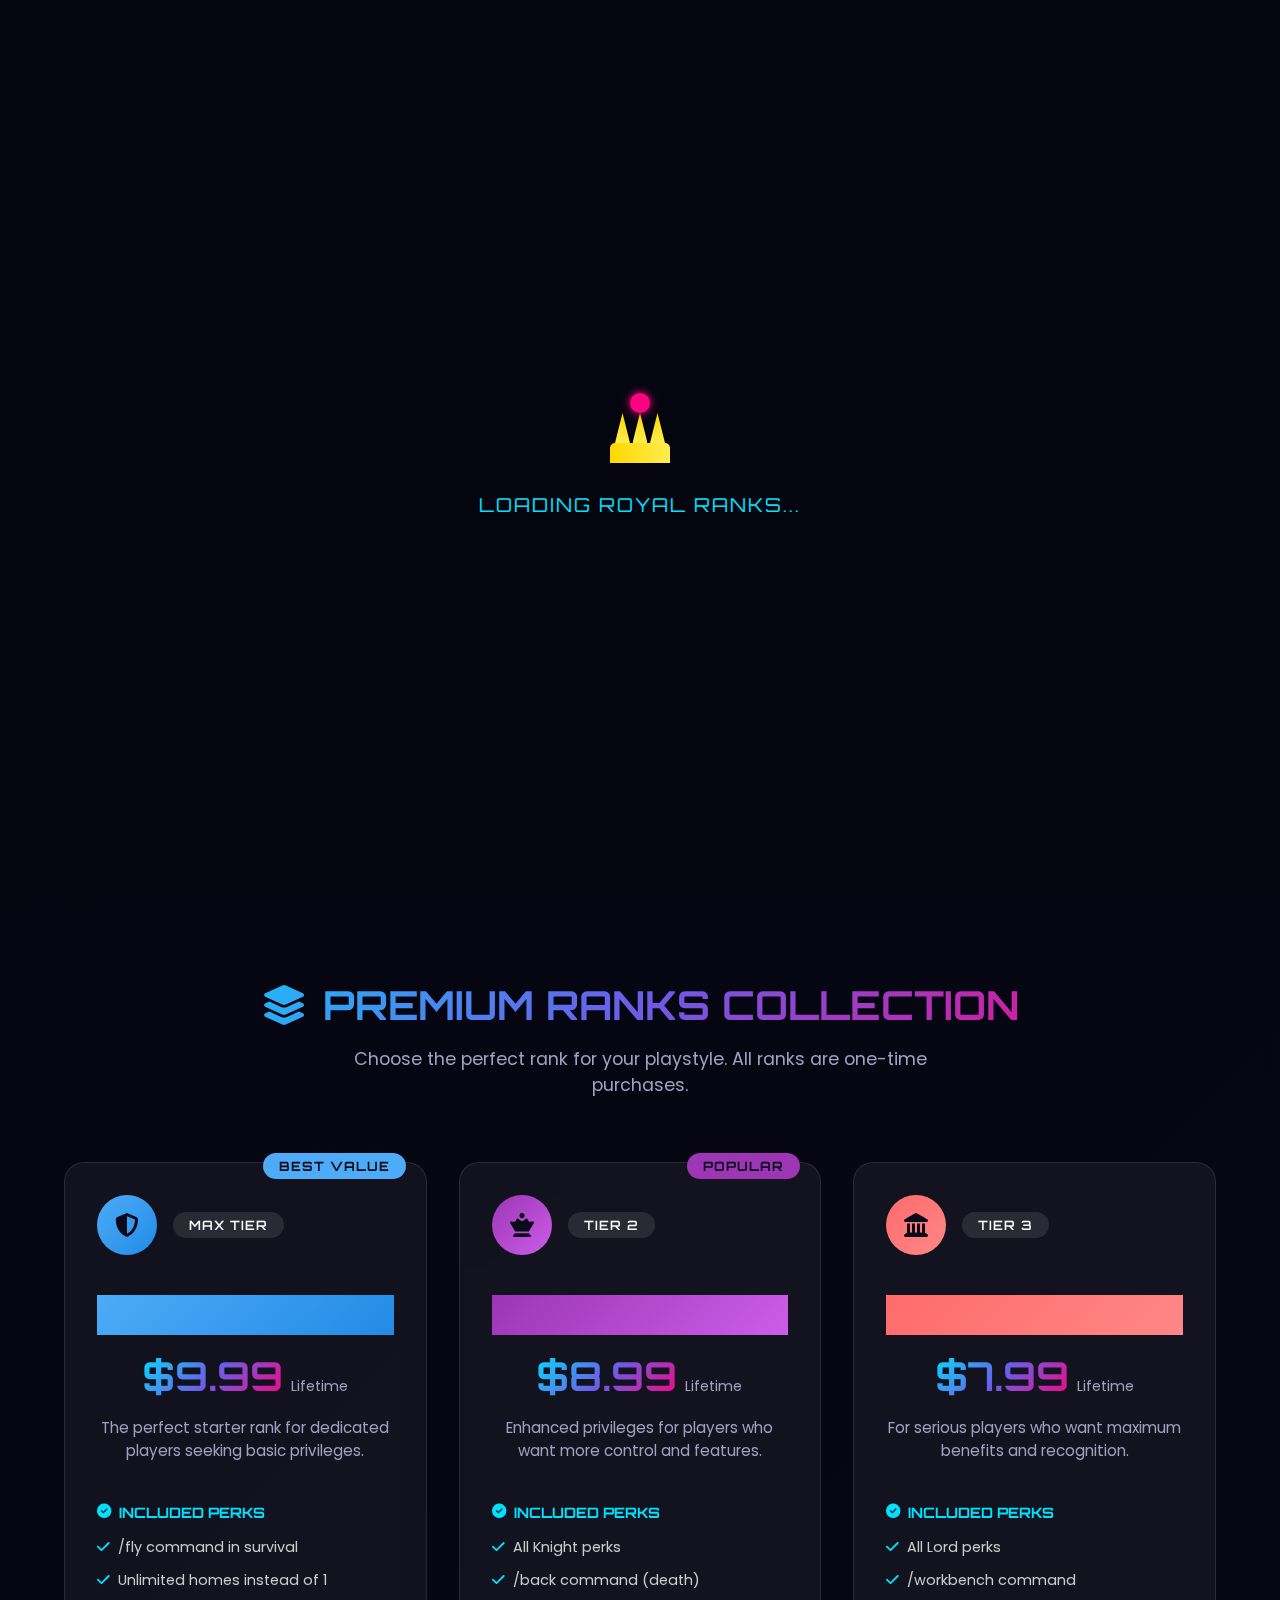
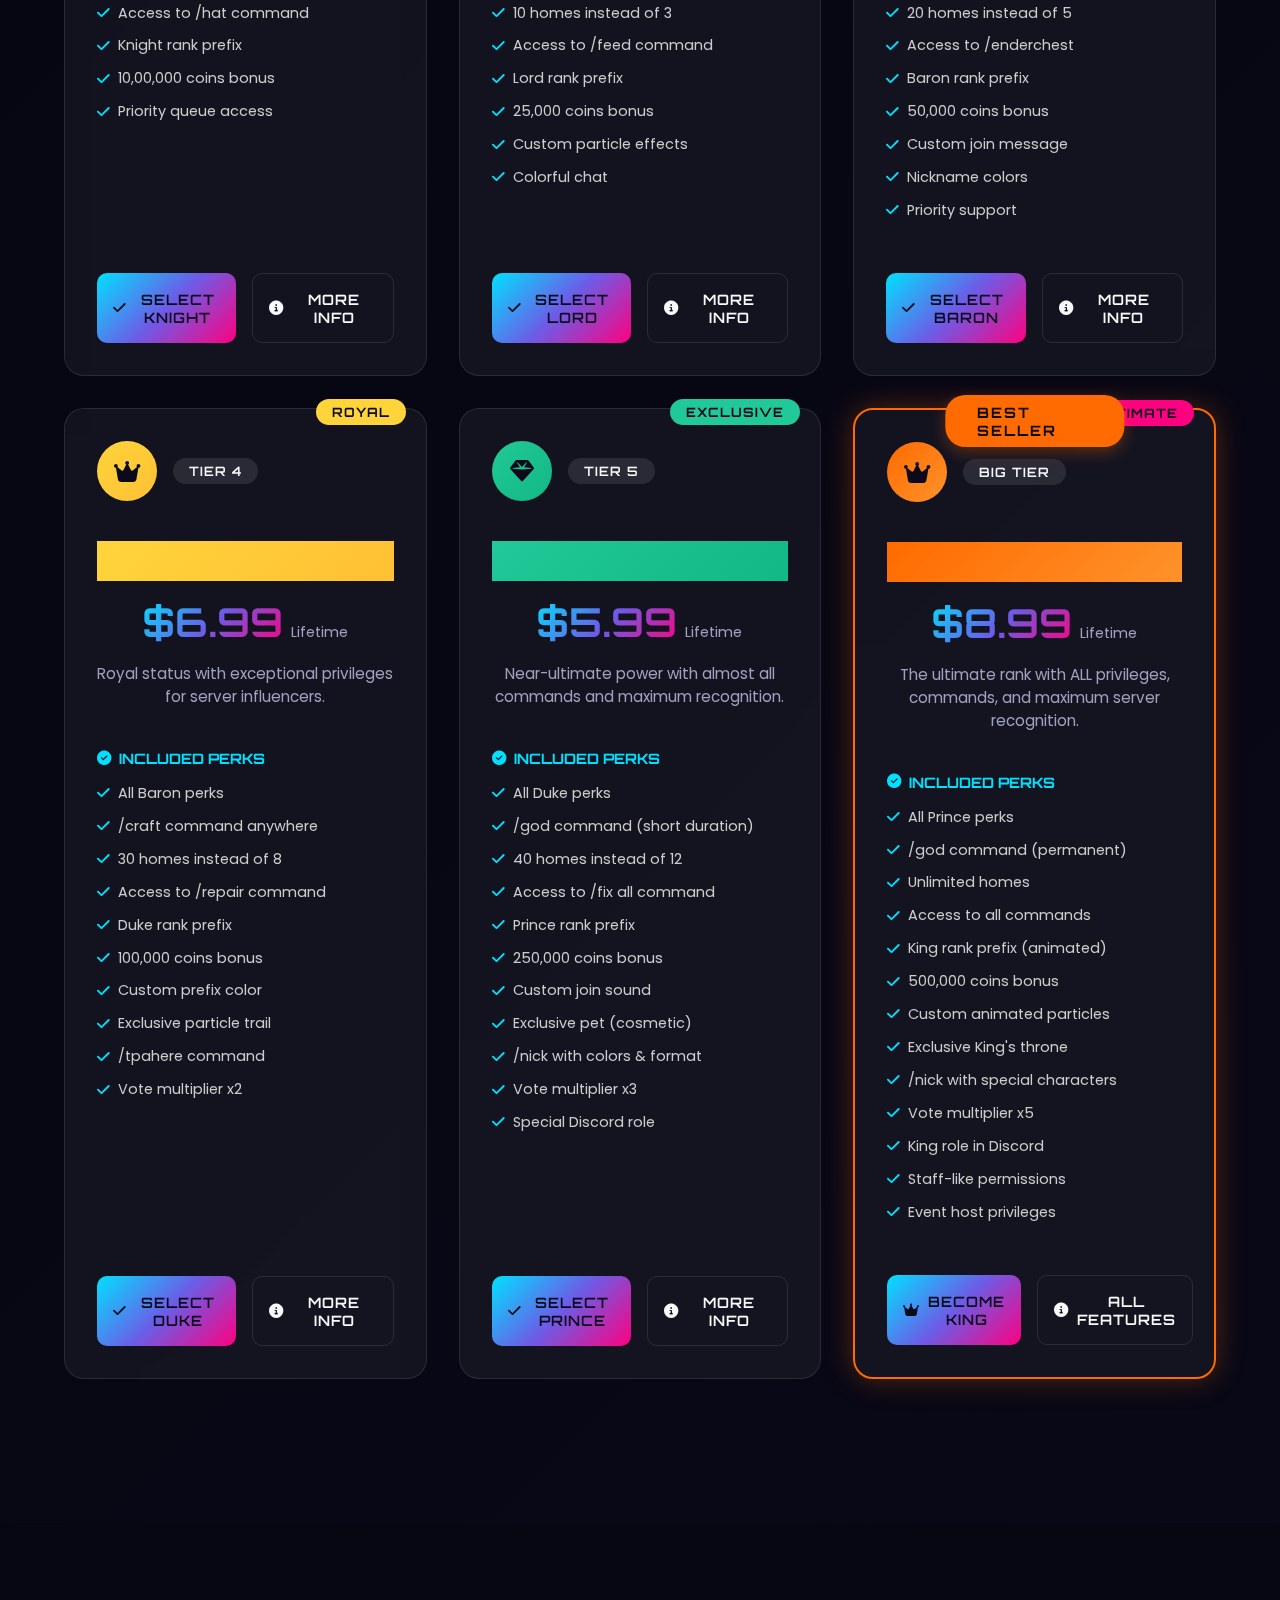
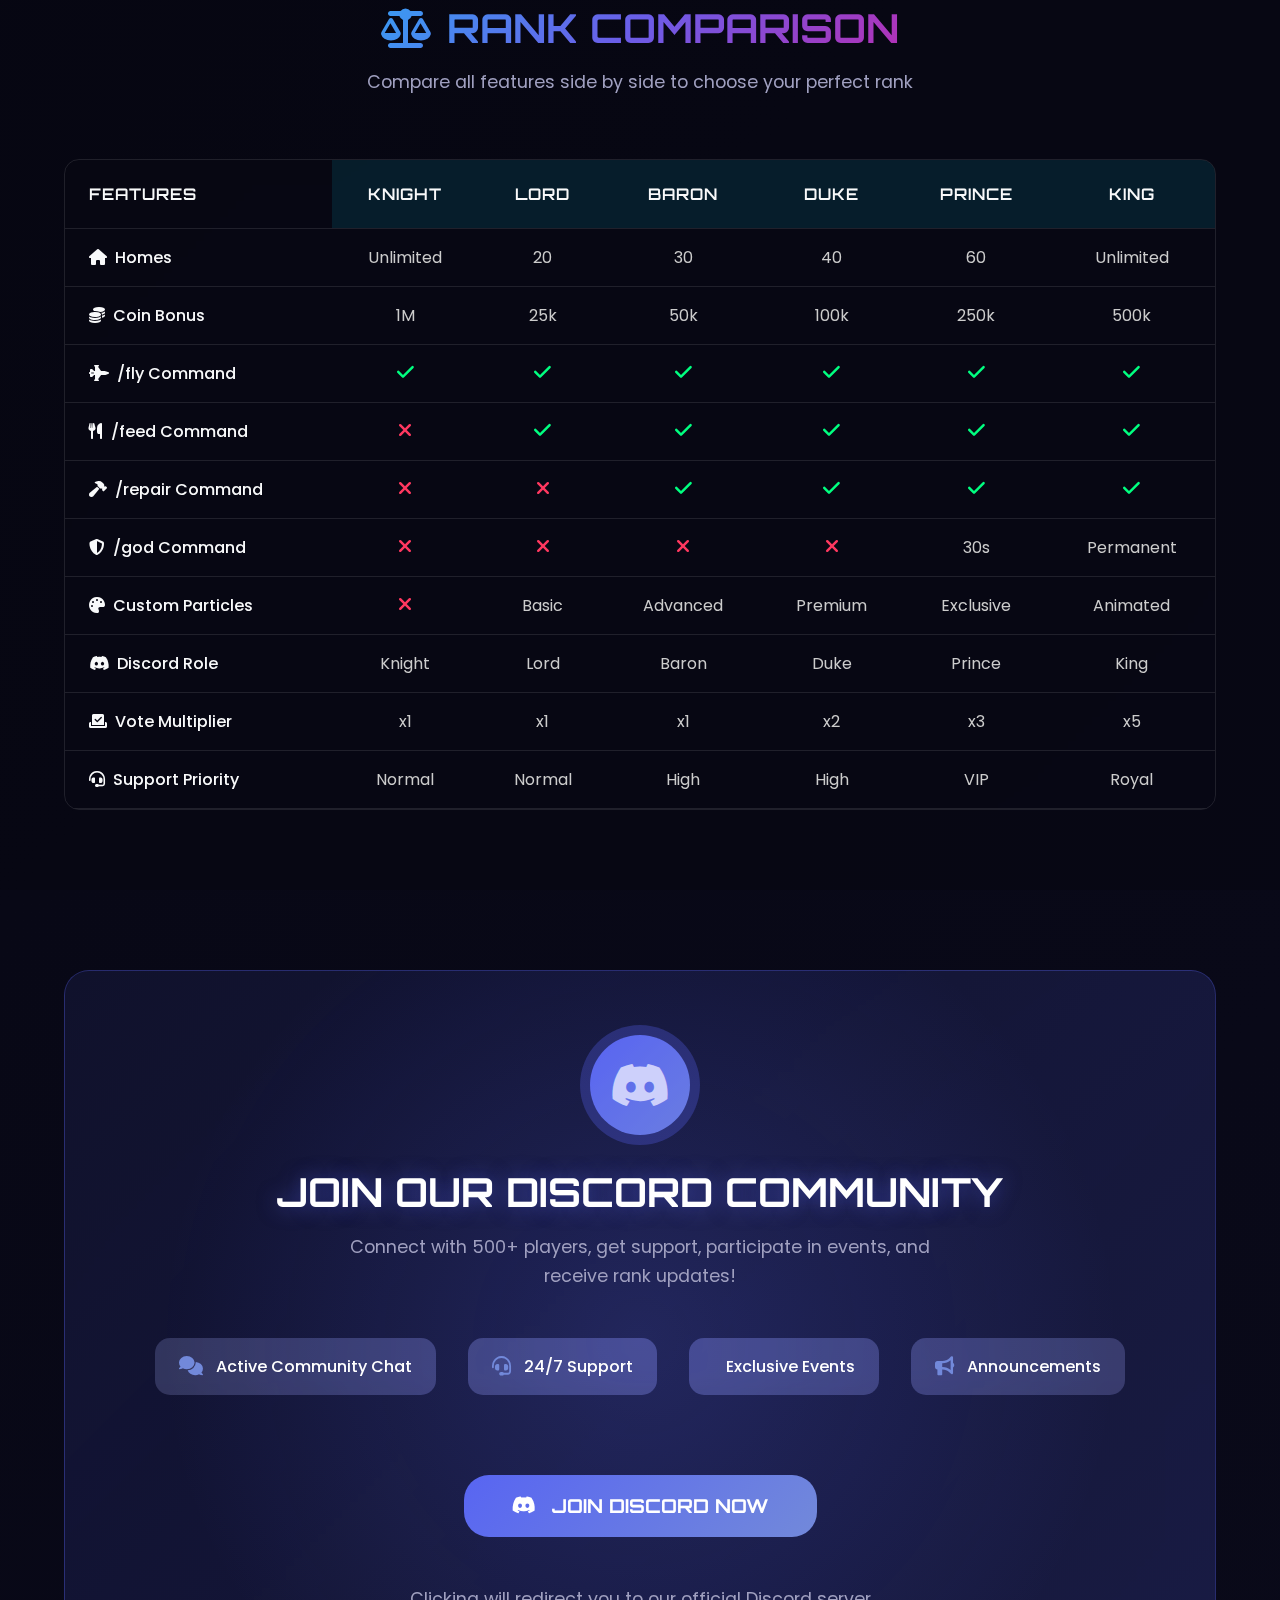
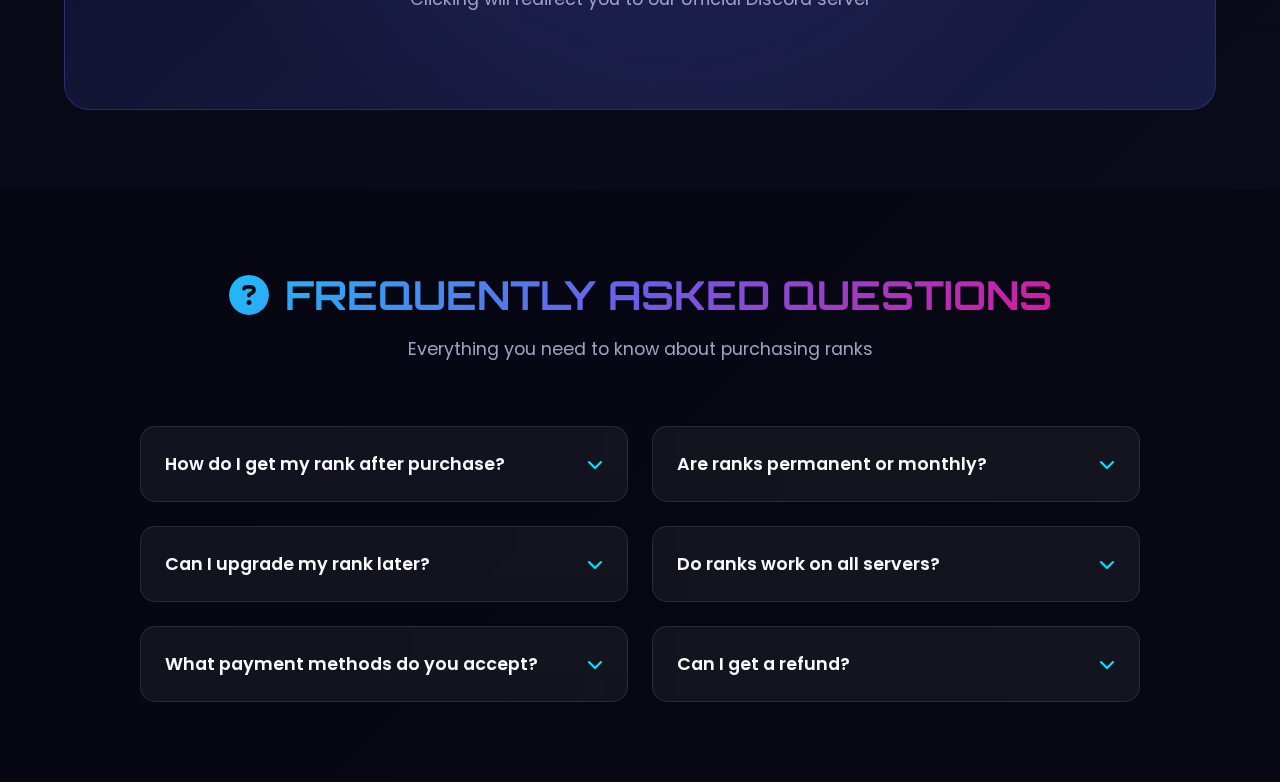
<file: Ranks/index.html>
<!DOCTYPE html>
<html lang="en">
<head>
    <meta charset="UTF-8">
    <meta name="viewport" content="width=device-width, initial-scale=1.0">
    <title>ᴅᴀʀᴋ ᴋɴɪɢʜᴛ ѕᴍᴘ | Premium Ranks</title>
    <link rel="icon" type="image/x-icon" href="KnightLOGO11.jpg">
    <link rel="stylesheet" href="style.css">
    <link rel="stylesheet" href="/style.css">
    <link rel="stylesheet" href="https://cdnjs.cloudflare.com/ajax/libs/font-awesome/6.4.0/css/all.min.css">
    <link href="https://fonts.googleapis.com/css2?family=Orbitron:wght@400;500;600;700;800&family=Poppins:wght@300;400;500;600;700&display=swap" rel="stylesheet">
</head>
<body>
    <!-- Loading Screen -->
    <div class="loading-screen">
        <div class="loader">
            <div class="rank-crown">
                <div class="crown-base"></div>
                <div class="crown-spike"></div>
                <div class="crown-spike"></div>
                <div class="crown-spike"></div>
                <div class="crown-gem"></div>
            </div>
            <p>Loading Royal Ranks...</p>
        </div>
    </div>

    <!-- Navigation -->
    <header>
        <div class="logo-container">
            <img src="KnightLOGO9.jpg" alt="DARK KNIGHT SMP logo" class="logo">
            <span class="logo-text">DARK KNIGHT SMP</span>
            <button class="menu-toggle" aria-label="Toggle menu">
                <i class="fas fa-bars"></i>
            </button>
        </div>
        
        <nav class="navigation">
            <a href="../index.html"><i class="fas fa-home"></i> Home</a>
            <a href="../KITS/index.html"><i class="fas fa-cube"></i> Kits</a>
            <a href="../lck/lck-key.html"><i class="fas fa-key"></i> LCK</a>
            <a href="" class="active"><i class="fas fa-crown"></i> Ranks</a>
            <a href="/About Owner/index.html"><i class="fas fa-crosshairs"></i> About OWNER</a>
            <a href="#" class="join-btn"><i class="fas fa-gamepad"></i> Join Now</a>
        </nav>
    </header>

    <!-- Hero Section -->
    <section class="ranks-hero">
        <div class="hero-content">
            <div class="main-title">
                <span class="title-gradient">PREMIUM RANKS</span>
                <span class="title-outline">ASCEND TO POWER</span>
            </div>
            
            <p class="tagline">
                Unlock exclusive perks, commands, and privileges with our premium ranks.<br>
                Each rank offers unique benefits to enhance your gameplay experience.
            </p>
            
            <div class="server-stats">
                <div class="stat">
                    <i class="fas fa-users"></i>
                    <div>
                        <h3>10+</h3>
                        <p>Rank Holders</p>
                    </div>
                </div>
                <div class="stat">
                    <i class="fas fa-medal"></i>
                    <div>
                        <h3>6 Ranks</h3>
                        <p>To Choose From</p>
                    </div>
                </div>
                <div class="stat">
                    <i class="fas fa-shield-alt"></i>
                    <div>
                        <h3>24/7</h3>
                        <p>Support</p>
                    </div>
                </div>
            </div>
            
            <div class="hero-actions">
                <button class="btn-primary" onclick="scrollToRanks()">
                    <i class="fas fa-arrow-down"></i> View All Ranks
                </button>
                <button class="btn-secondary" id="discordBtn">
                    <i class="fab fa-discord"></i> Join Discord
                </button>
                <button class="btn-ghost" onclick="showRankGuide()">
                    <i class="fas fa-book"></i> Rank Guide
                </button>
            </div>
        </div>
        
        <!-- Floating Elements -->
        <div class="floating-elements">
            <div class="float-item crown"><i class="fas fa-crown"></i></div>
            <div class="float-item medal"><i class="fas fa-medal"></i></div>
            <div class="float-item star"><i class="fas fa-star"></i></div>
            <div class="float-item shield"><i class="fas fa-shield-alt"></i></div>
            <div class="float-item gem"><i class="fas fa-gem"></i></div>
        </div>
    </section>

    <!-- Ranks Grid Section -->
    <section class="ranks-section" id="ranks">
        <div class="section-container">
            <div class="section-header">
                <h2><i class="fas fa-layer-group"></i> PREMIUM RANKS COLLECTION</h2>
                <p>Choose the perfect rank for your playstyle. All ranks are one-time purchases.</p>
            </div>
            
            <div class="ranks-grid">
                <!-- Rank 1: Knight -->
                <div class="rank-card" data-rank="knight">
                    <div class="rank-badge">
                        <div class="rank-icon">
                            <i class="fas fa-shield-alt"></i>
                        </div>
                        <div class="rank-level">MAX TIER</div>
                    </div>
                    
                    <div class="rank-info">
                        <h3 class="rank-name">KNIGHT</h3>
                        <div class="rank-price">
                            <span class="price">$9.99</span>
                            <span class="duration">Lifetime</span>
                        </div>
                        <p class="rank-description">
                            The perfect starter rank for dedicated players seeking basic privileges.
                        </p>
                    </div>
                    
                    <div class="rank-perks">
                        <h4><i class="fas fa-check-circle"></i> INCLUDED PERKS</h4>
                        <ul class="perks-list">
                            <li><i class="fas fa-check"></i> /fly command in survival</li>
                            <li><i class="fas fa-check"></i> Unlimited homes instead of 1</li>
                            <li><i class="fas fa-check"></i> Access to /hat command</li>
                            <li><i class="fas fa-check"></i> Knight rank prefix</li>
                            <li><i class="fas fa-check"></i> 10,00,000 coins bonus</li>
                            <li><i class="fas fa-check"></i> Priority queue access</li>
                        </ul>
                    </div>
                    
                    <div class="rank-actions">
                        <button class="rank-select-btn" onclick="selectRank('knight')">
                            <i class="fas fa-check"></i> Select Knight
                        </button>
                        <button class="rank-info-btn" onclick="showRankDetails('knight')">
                            <i class="fas fa-info-circle"></i> More Info
                        </button>
                    </div>
                    
                    <div class="rank-tag">BEST VALUE</div>
                </div>

                <!-- Rank 2: Lord -->
                <div class="rank-card" data-rank="lord">
                    <div class="rank-badge">
                        <div class="rank-icon">
                            <i class="fas fa-chess-queen"></i>
                        </div>
                        <div class="rank-level">TIER 2</div>
                    </div>
                    
                    <div class="rank-info">
                        <h3 class="rank-name">LORD</h3>
                        <div class="rank-price">
                            <span class="price">$8.99</span>
                            <span class="duration">Lifetime</span>
                        </div>
                        <p class="rank-description">
                            Enhanced privileges for players who want more control and features.
                        </p>
                    </div>
                    
                    <div class="rank-perks">
                        <h4><i class="fas fa-check-circle"></i> INCLUDED PERKS</h4>
                        <ul class="perks-list">
                            <li><i class="fas fa-check"></i> All Knight perks</li>
                            <li><i class="fas fa-check"></i> /back command (death)</li>
                            <li><i class="fas fa-check"></i> 10 homes instead of 3</li>
                            <li><i class="fas fa-check"></i> Access to /feed command</li>
                            <li><i class="fas fa-check"></i> Lord rank prefix</li>
                            <li><i class="fas fa-check"></i> 25,000 coins bonus</li>
                            <li><i class="fas fa-check"></i> Custom particle effects</li>
                            <li><i class="fas fa-check"></i> Colorful chat</li>
                        </ul>
                    </div>
                    
                    <div class="rank-actions">
                        <button class="rank-select-btn" onclick="selectRank('lord')">
                            <i class="fas fa-check"></i> Select Lord
                        </button>
                        <button class="rank-info-btn" onclick="showRankDetails('lord')">
                            <i class="fas fa-info-circle"></i> More Info
                        </button>
                    </div>
                    
                    <div class="rank-tag">POPULAR</div>
                </div>

                <!-- Rank 3: Baron -->
                <div class="rank-card" data-rank="baron">
                    <div class="rank-badge">
                        <div class="rank-icon">
                            <i class="fas fa-landmark"></i>
                        </div>
                        <div class="rank-level">TIER 3</div>
                    </div>
                    
                    <div class="rank-info">
                        <h3 class="rank-name">BARON</h3>
                        <div class="rank-price">
                            <span class="price">$7.99</span>
                            <span class="duration">Lifetime</span>
                        </div>
                        <p class="rank-description">
                            For serious players who want maximum benefits and recognition.
                        </p>
                    </div>
                    
                    <div class="rank-perks">
                        <h4><i class="fas fa-check-circle"></i> INCLUDED PERKS</h4>
                        <ul class="perks-list">
                            <li><i class="fas fa-check"></i> All Lord perks</li>
                            <li><i class="fas fa-check"></i> /workbench command</li>
                            <li><i class="fas fa-check"></i> 20 homes instead of 5</li>
                            <li><i class="fas fa-check"></i> Access to /enderchest</li>
                            <li><i class="fas fa-check"></i> Baron rank prefix</li>
                            <li><i class="fas fa-check"></i> 50,000 coins bonus</li>
                            <li><i class="fas fa-check"></i> Custom join message</li>
                            <li><i class="fas fa-check"></i> Nickname colors</li>
                            <li><i class="fas fa-check"></i> Priority support</li>
                        </ul>
                    </div>
                    
                    <div class="rank-actions">
                        <button class="rank-select-btn" onclick="selectRank('baron')">
                            <i class="fas fa-check"></i> Select Baron
                        </button>
                        <button class="rank-info-btn" onclick="showRankDetails('baron')">
                            <i class="fas fa-info-circle"></i> More Info
                        </button>
                    </div>
                </div>

                <!-- Rank 4: Duke -->
                <div class="rank-card" data-rank="duke">
                    <div class="rank-badge">
                        <div class="rank-icon">
                            <i class="fas fa-crown"></i>
                        </div>
                                               <div class="rank-level">TIER 4</div>
                    </div>
                    
                    <div class="rank-info">
                        <h3 class="rank-name">DUKE</h3>
                        <div class="rank-price">
                            <span class="price">$6.99</span>
                            <span class="duration">Lifetime</span>
                        </div>
                        <p class="rank-description">
                            Royal status with exceptional privileges for server influencers.
                        </p>
                    </div>
                    
                    <div class="rank-perks">
                        <h4><i class="fas fa-check-circle"></i> INCLUDED PERKS</h4>
                        <ul class="perks-list">
                            <li><i class="fas fa-check"></i> All Baron perks</li>
                            <li><i class="fas fa-check"></i> /craft command anywhere</li>
                            <li><i class="fas fa-check"></i> 30 homes instead of 8</li>
                            <li><i class="fas fa-check"></i> Access to /repair command</li>
                            <li><i class="fas fa-check"></i> Duke rank prefix</li>
                            <li><i class="fas fa-check"></i> 100,000 coins bonus</li>
                            <li><i class="fas fa-check"></i> Custom prefix color</li>
                            <li><i class="fas fa-check"></i> Exclusive particle trail</li>
                            <li><i class="fas fa-check"></i> /tpahere command</li>
                            <li><i class="fas fa-check"></i> Vote multiplier x2</li>
                        </ul>
                    </div>
                    
                    <div class="rank-actions">
                        <button class="rank-select-btn" onclick="selectRank('duke')">
                            <i class="fas fa-check"></i> Select Duke
                        </button>
                        <button class="rank-info-btn" onclick="showRankDetails('duke')">
                            <i class="fas fa-info-circle"></i> More Info
                        </button>
                    </div>
                    
                    <div class="rank-tag">ROYAL</div>
                </div>

                <!-- Rank 5: Prince -->
                <div class="rank-card" data-rank="prince">
                    <div class="rank-badge">
                        <div class="rank-icon">
                            <i class="fas fa-gem"></i>
                        </div>
                        <div class="rank-level">TIER 5</div>
                    </div>
                    
                    <div class="rank-info">
                        <h3 class="rank-name">PRINCE</h3>
                        <div class="rank-price">
                            <span class="price">$5.99</span>
                            <span class="duration">Lifetime</span>
                        </div>
                        <p class="rank-description">
                            Near-ultimate power with almost all commands and maximum recognition.
                        </p>
                    </div>
                    
                    <div class="rank-perks">
                        <h4><i class="fas fa-check-circle"></i> INCLUDED PERKS</h4>
                        <ul class="perks-list">
                            <li><i class="fas fa-check"></i> All Duke perks</li>
                            <li><i class="fas fa-check"></i> /god command (short duration)</li>
                            <li><i class="fas fa-check"></i> 40 homes instead of 12</li>
                            <li><i class="fas fa-check"></i> Access to /fix all command</li>
                            <li><i class="fas fa-check"></i> Prince rank prefix</li>
                            <li><i class="fas fa-check"></i> 250,000 coins bonus</li>
                            <li><i class="fas fa-check"></i> Custom join sound</li>
                            <li><i class="fas fa-check"></i> Exclusive pet (cosmetic)</li>
                            <li><i class="fas fa-check"></i> /nick with colors & format</li>
                            <li><i class="fas fa-check"></i> Vote multiplier x3</li>
                            <li><i class="fas fa-check"></i> Special Discord role</li>
                        </ul>
                    </div>
                    
                    <div class="rank-actions">
                        <button class="rank-select-btn" onclick="selectRank('prince')">
                            <i class="fas fa-check"></i> Select Prince
                        </button>
                        <button class="rank-info-btn" onclick="showRankDetails('prince')">
                            <i class="fas fa-info-circle"></i> More Info
                        </button>
                    </div>
                    
                    <div class="rank-tag">EXCLUSIVE</div>
                </div>

                <!-- Rank 6: King -->
                <div class="rank-card featured" data-rank="king">
                    <div class="rank-badge">
                        <div class="rank-icon">
                            <i class="fas fa-crown"></i>
                        </div>
                        <div class="rank-level">BIG TIER</div>
                    </div>
                    
                    <div class="rank-info">
                        <h3 class="rank-name">KING</h3>
                        <div class="rank-price">
                            <span class="price">$8.99</span>
                            <span class="duration">Lifetime</span>
                        </div>
                        <p class="rank-description">
                            The ultimate rank with ALL privileges, commands, and maximum server recognition.
                        </p>
                    </div>
                    
                    <div class="rank-perks">
                        <h4><i class="fas fa-check-circle"></i> INCLUDED PERKS</h4>
                        <ul class="perks-list">
                            <li><i class="fas fa-check"></i> All Prince perks</li>
                            <li><i class="fas fa-check"></i> /god command (permanent)</li>
                            <li><i class="fas fa-check"></i> Unlimited homes</li>
                            <li><i class="fas fa-check"></i> Access to all commands</li>
                            <li><i class="fas fa-check"></i> King rank prefix (animated)</li>
                            <li><i class="fas fa-check"></i> 500,000 coins bonus</li>
                            <li><i class="fas fa-check"></i> Custom animated particles</li>
                            <li><i class="fas fa-check"></i> Exclusive King's throne</li>
                            <li><i class="fas fa-check"></i> /nick with special characters</li>
                            <li><i class="fas fa-check"></i> Vote multiplier x5</li>
                            <li><i class="fas fa-check"></i> King role in Discord</li>
                            <li><i class="fas fa-check"></i> Staff-like permissions</li>
                            <li><i class="fas fa-check"></i> Event host privileges</li>
                        </ul>
                    </div>
                    
                    <div class="rank-actions">
                        <button class="rank-select-btn" onclick="selectRank('king')">
                            <i class="fas fa-crown"></i> Become King
                        </button>
                        <button class="rank-info-btn" onclick="showRankDetails('king')">
                            <i class="fas fa-info-circle"></i> All Features
                        </button>
                    </div>
                    
                    <div class="rank-tag">ULTIMATE</div>
                    <div class="featured-badge">BEST SELLER</div>
                </div>
            </div>
        </div>
    </section>

    <!-- Comparison Table -->
    <section class="comparison-section">
        <div class="section-container">
            <div class="section-header">
                <h2><i class="fas fa-balance-scale"></i> RANK COMPARISON</h2>
                <p>Compare all features side by side to choose your perfect rank</p>
            </div>
            
            <div class="comparison-table">
                <table>
                    <thead>
                        <tr>
                            <th>FEATURES</th>
                            <th>KNIGHT</th>
                            <th>LORD</th>
                            <th>BARON</th>
                            <th>DUKE</th>
                            <th>PRINCE</th>
                            <th>KING</th>
                        </tr>
                    </thead>
                    <tbody>
                        <tr>
                            <td><i class="fas fa-home"></i> Homes</td>
                            <td>Unlimited</td>
                            <td>20</td>
                            <td>30</td>
                            <td>40</td>
                            <td>60</td>
                            <td>Unlimited</td>
                        </tr>
                        <tr>
                            <td><i class="fas fa-coins"></i> Coin Bonus</td>
                            <td>1M</td>
                            <td>25k</td>
                            <td>50k</td>
                            <td>100k</td>
                            <td>250k</td>
                            <td>500k</td>
                        </tr>
                        <tr>
                            <td><i class="fas fa-jet-fighter"></i> /fly Command</td>
                            <td><i class="fas fa-check"></i></td>
                            <td><i class="fas fa-check"></i></td>
                            <td><i class="fas fa-check"></i></td>
                            <td><i class="fas fa-check"></i></td>
                            <td><i class="fas fa-check"></i></td>
                            <td><i class="fas fa-check"></i></td>
                        </tr>
                        <tr>
                            <td><i class="fas fa-utensils"></i> /feed Command</td>
                            <td><i class="fas fa-times"></i></td>
                            <td><i class="fas fa-check"></i></td>
                            <td><i class="fas fa-check"></i></td>
                            <td><i class="fas fa-check"></i></td>
                            <td><i class="fas fa-check"></i></td>
                            <td><i class="fas fa-check"></i></td>
                        </tr>
                        <tr>
                            <td><i class="fas fa-hammer"></i> /repair Command</td>
                            <td><i class="fas fa-times"></i></td>
                            <td><i class="fas fa-times"></i></td>
                            <td><i class="fas fa-check"></i></td>
                            <td><i class="fas fa-check"></i></td>
                            <td><i class="fas fa-check"></i></td>
                            <td><i class="fas fa-check"></i></td>
                        </tr>
                        <tr>
                            <td><i class="fas fa-shield-alt"></i> /god Command</td>
                            <td><i class="fas fa-times"></i></td>
                            <td><i class="fas fa-times"></i></td>
                            <td><i class="fas fa-times"></i></td>
                            <td><i class="fas fa-times"></i></td>
                            <td>30s</td>
                            <td>Permanent</td>
                        </tr>
                        <tr>
                            <td><i class="fas fa-palette"></i> Custom Particles</td>
                            <td><i class="fas fa-times"></i></td>
                            <td>Basic</td>
                            <td>Advanced</td>
                            <td>Premium</td>
                            <td>Exclusive</td>
                            <td>Animated</td>
                        </tr>
                        <tr>
                            <td><i class="fab fa-discord"></i> Discord Role</td>
                            <td>Knight</td>
                            <td>Lord</td>
                            <td>Baron</td>
                            <td>Duke</td>
                            <td>Prince</td>
                            <td>King</td>
                        </tr>
                        <tr>
                            <td><i class="fas fa-vote-yea"></i> Vote Multiplier</td>
                            <td>x1</td>
                            <td>x1</td>
                            <td>x1</td>
                            <td>x2</td>
                            <td>x3</td>
                            <td>x5</td>
                        </tr>
                        <tr>
                            <td><i class="fas fa-headset"></i> Support Priority</td>
                            <td>Normal</td>
                            <td>Normal</td>
                            <td>High</td>
                            <td>High</td>
                            <td>VIP</td>
                            <td>Royal</td>
                        </tr>
                    </tbody>
                </table>
            </div>
        </div>
    </section>

    <!-- Discord CTA Section -->
    <section class="discord-section">
        <div class="section-container">
            <div class="discord-card">
                <div class="discord-icon">
                    <i class="fab fa-discord"></i>
                    <div class="discord-glow"></div>
                </div>
                
                <div class="discord-content">
                    <h2>JOIN OUR DISCORD COMMUNITY</h2>
                    <p>Connect with 500+ players, get support, participate in events, and receive rank updates!</p>
                    
                    <div class="discord-features">
                        <div class="feature">
                            <i class="fas fa-comments"></i>
                            <span>Active Community Chat</span>
                        </div>
                        <div class="feature">
                            <i class="fas fa-headset"></i>
                            <span>24/7 Support</span>
                        </div>
                        <div class="feature">
                            <i class="fas fa-calendar-star"></i>
                            <span>Exclusive Events</span>
                        </div>
                        <div class="feature">
                            <i class="fas fa-bullhorn"></i>
                            <span>Announcements</span>
                        </div>
                    </div>
                    
                    <button class="discord-btn" id="mainDiscordBtn">
                        <i class="fab fa-discord"></i>
                        JOIN DISCORD NOW
                        <div class="btn-pulse"></div>
                    </button>
                    
                    <p class="discord-note">Clicking will redirect you to our official Discord server</p>
                </div>
            </div>
        </div>
    </section>

    <!-- FAQ Section -->
    <section class="faq-section">
        <div class="section-container">
            <div class="section-header">
                <h2><i class="fas fa-question-circle"></i> FREQUENTLY ASKED QUESTIONS</h2>
                <p>Everything you need to know about purchasing ranks</p>
            </div>
            
            <div class="faq-grid">
                <div class="faq-item">
                    <div class="faq-question" onclick="toggleFAQ(this)">
                        <h4>How do I get my rank after purchase?</h4>
                        <i class="fas fa-chevron-down"></i>
                    </div>
                    <div class="faq-answer">
                        <p>Your rank is automatically applied to your Minecraft account within 1-5 minutes after purchase. Just rejoin the server!</p>
                    </div>
                </div>
                
                <div class="faq-item">
                    <div class="faq-question" onclick="toggleFAQ(this)">
                        <h4>Are ranks permanent or monthly?</h4>
                        <i class="fas fa-chevron-down"></i>
                    </div>
                    <div class="faq-answer">
                        <p>All ranks are ONE-TIME purchases and are permanent. You never have to pay again!</p>
                    </div>
                </div>
                
                <div class="faq-item">
                    <div class="faq-question" onclick="toggleFAQ(this)">
                        <h4>Can I upgrade my rank later?</h4>
                        <i class="fas fa-chevron-down"></i>
                    </div>
                    <div class="faq-answer">
                        <p>Yes! You can upgrade to a higher rank at any time. Contact staff for upgrade pricing.</p>
                    </div>
                </div>
                
                <div class="faq-item">
                    <div class="faq-question" onclick="toggleFAQ(this)">
                        <h4>Do ranks work on all servers?</h4>
                        <i class="fas fa-chevron-down"></i>
                    </div>
                    <div class="faq-answer">
                        <p>Ranks are specific to Dark Knight SMP only. They don't transfer to other servers.</p>
                    </div>
                </div>
                
                <div class="faq-item">
                    <div class="faq-question" onclick="toggleFAQ(this)">
                        <h4>What payment methods do you accept?</h4>
                        <i class="fas fa-chevron-down"></i>
                    </div>
                    <div class="faq-answer">
                        <p>We accept PayPal, Credit Cards, Cryptocurrency, and various regional payment methods.</p>
                    </div>
                </div>
                
                <div class="faq-item">
                    <div class="faq-question" onclick="toggleFAQ(this)">
                        <h4>Can I get a refund?</h4>
                        <i class="fas fa-chevron-down"></i>
                    </div>
                    <div class="faq-answer">
                        <p>Due to the digital nature of ranks, we don't offer refunds. Please purchase carefully.</p>
                    </div>
                </div>
            </div>
        </div>
    </section>

    <!-- Purchase Modal -->
    <div class="purchase-modal" id="purchaseModal">
        <div class="purchase-modal-content">
            <button class="close-purchase-modal">&times;</button>
            
            <div class="purchase-header">
                <div class="purchase-rank-icon" id="modalRankIcon">
                    <i class="fas fa-crown"></i>
                </div>
                <h2 id="modalRankName">Purchase Rank</h2>
                <div class="purchase-price" id="modalRankPrice">$0.00</div>
            </div>
            
            <div class="purchase-details">
                <div class="purchase-info">
                    <h3><i class="fas fa-info-circle"></i> Purchase Information</h3>
                    <p>You are purchasing the <span id="modalRankNameText" class="highlight">Rank Name</span>.</p>
                    
                    <div class="purchase-benefits">
                        <h4><i class="fas fa-gift"></i> You Will Receive:</h4>
                        <ul id="modalRankBenefits">
                            <li>All perks listed for this rank</li>
                            <li>Instant rank activation</li>
                            <li>Special Discord role</li>
                            <li>Lifetime access</li>
                        </ul>
                    </div>
                </div>
                
                <div class="payment-methods">
                    <h3><i class="fas fa-credit-card"></i> Payment Methods</h3>
                    <div class="payment-options">
                        <button class="payment-option active" data-method="paypal">
                            <i class="fab fa-paypal"></i> PayPal
                        </button>
                        <button class="payment-option" data-method="stripe">
                            <i class="fas fa-credit-card"></i> Credit Card
                        </button>
                        <button class="payment-option" data-method="crypto">
                            <i class="fab fa-bitcoin"></i> Crypto
                        </button>
                    </div>
                </div>
                
                <div class="purchase-terms">
                    <label class="terms-checkbox">
                        <input type="checkbox" id="agreeTerms">
                        <span class="checkmark"></span>
                        I agree to the <a href="#" class="terms-link">Terms of Service</a> and understand this is a permanent digital purchase.
                    </label>
                </div>
            </div>
            
            <div class="purchase-actions">
                <button class="btn-secondary" id="cancelPurchase">
                    <i class="fas fa-times"></i> Cancel
                </button>
                <button class="btn-primary" id="confirmPurchase" disabled>
                    <i class="fas fa-lock"></i> Purchase Now
                </button>
            </div>
        </div>
    </div>

    <!-- Rank Details Modal -->
    <div class="rank-details-modal" id="rankDetailsModal">
        <div class="rank-details-content">
            <button class="close-rank-details">&times;</button>
            <div class="rank-details-header" id="detailsHeader">
                <div class="details-rank-icon">
                    <i class="fas fa-crown"></i>
                </div>
                <h2 id="detailsRankName">Rank Details</h2>
                <div class="details-rank-price" id="detailsRankPrice">$0.00</div>
            </div>
            
            <div class="rank-details-body">
                <div id="rankDetailsContent">
                    <!-- Content will be loaded dynamically -->
                </div>
            </div>
        </div>
    </div>

    <!-- Discord Redirect Modal -->
    <div class="discord-modal" id="discordModal">
        <div class="discord-modal-content">
            <div class="discord-modal-icon">
                <i class="fab fa-discord"></i>
                <div class="discord-modal-glow"></div>
            </div>
            
            <h2>Redirecting to Discord</h2>
            <p>You are being redirected to the Dark Knight SMP Discord server...</p>
            
            <div class="discord-modal-timer">
                <div class="timer-circle">
                    <div class="timer-fill"></div>
                    <span class="timer-text" id="timerCount">3</span>
                </div>
                <p>Redirecting in <span id="countdown">3</span> seconds</p>
            </div>
            
            <div class="discord-modal-actions">
                <button class="btn-secondary" id="cancelRedirect">
                    <i class="fas fa-times"></i> Cancel
                </button>
                <button class="btn-primary" id="goNow">
                    <i class="fas fa-external-link-alt"></i> Go Now
                </button>
            </div>
        </div>
    </div>

    <!-- Notification System -->
    <div class="notification-container" id="notificationContainer"></div>
    
    <!-- Particles Container -->
    <div class="particles-container" id="particles"></div>
    
    <!-- Back to Top Button -->
    <button class="back-to-top" aria-label="Back to top">
        <i class="fas fa-arrow-up"></i>
    </button>

    <script src="script.js"></script>
    <script src="/script.js"></script>
</body>
</html>
</file>
<file: Ranks/style.css>
/* ====================
   RANKS PAGE STYLES
   ==================== */

/* CSS Variables */
:root {
    --primary: #00e1ff;
    --secondary: #6c5ce7;
    --dark: #0a0a1a;
    --darker: #050510;
    --light: #f8f9fa;
    --accent: #ff0080;
    --gradient: linear-gradient(135deg, #00e1ff, #6c5ce7, #ff0080);
    --glass: rgba(255, 255, 255, 0.05);
    --glass-border: rgba(255, 255, 255, 0.1);
    --shadow: 0 8px 32px rgba(0, 0, 0, 0.3);
    --transition: all 0.3s cubic-bezier(0.4, 0, 0.2, 1);
    --rank-knight: #4dabf7;
    --rank-lord: #9c36b5;
    --rank-baron: #ff6b6b;
    --rank-duke: #ffd43b;
    --rank-prince: #20c997;
    --rank-king: #ff6b00;
}

* {
    margin: 0;
    padding: 0;
    box-sizing: border-box;
}

body {
    font-family: 'Poppins', sans-serif;
    background: linear-gradient(135deg, var(--darker), var(--dark));
    color: var(--light);
    min-height: 100vh;
    overflow-x: hidden;
    position: relative;
}

/* Background Effects */
body::before {
    content: '';
    position: fixed;
    top: 0;
    left: 0;
    width: 100%;
    height: 100%;
    background: 
        radial-gradient(circle at 20% 50%, rgba(0, 225, 255, 0.1) 0%, transparent 50%),
        radial-gradient(circle at 80% 20%, rgba(108, 92, 231, 0.1) 0%, transparent 50%),
        radial-gradient(circle at 40% 80%, rgba(255, 0, 128, 0.1) 0%, transparent 50%);
    z-index: -2;
}

/* ====================
   LOADING SCREEN
   ==================== */
.loading-screen {
    position: fixed;
    top: 0;
    left: 0;
    width: 100%;
    height: 100%;
    background: var(--darker);
    display: flex;
    justify-content: center;
    align-items: center;
    z-index: 9999;
    transition: opacity 0.5s ease;
}

.loading-screen.fade-out {
    opacity: 0;
    pointer-events: none;
}

.loader {
    text-align: center;
}

.rank-crown {
    position: relative;
    width: 100px;
    height: 80px;
    margin: 0 auto 30px;
    animation: crownFloat 2s infinite ease-in-out;
}

.crown-base {
    position: absolute;
    bottom: 0;
    left: 20%;
    width: 60%;
    height: 20px;
    background: linear-gradient(to right, #ffd700, #ffed4e);
    border-radius: 5px 5px 0 0;
}

.crown-spike {
    position: absolute;
    bottom: 20px;
    width: 15px;
    height: 30px;
    background: linear-gradient(to bottom, #ffd700, #ffed4e);
    clip-path: polygon(50% 0%, 0% 100%, 100% 100%);
}

.crown-spike:nth-child(2) { left: 25%; }
.crown-spike:nth-child(3) { left: 50%; transform: translateX(-50%); }
.crown-spike:nth-child(4) { right: 25%; }

.crown-gem {
    position: absolute;
    top: 10px;
    left: 50%;
    transform: translateX(-50%);
    width: 20px;
    height: 20px;
    background: var(--accent);
    border-radius: 50%;
    box-shadow: 0 0 10px var(--accent);
}

.loader p {
    font-family: 'Orbitron', sans-serif;
    font-size: 1.2rem;
    color: var(--primary);
    letter-spacing: 2px;
    text-transform: uppercase;
}

/* ====================
   HEADER
   ==================== */
header {
    position: fixed;
    top: 0;
    left: 0;
    width: 100%;
    padding: 1rem 5%;
    display: flex;
    justify-content: space-between;
    align-items: center;
    z-index: 1000;
    background: rgba(10, 10, 26, 0.8);
    backdrop-filter: blur(20px);
    border-bottom: 1px solid var(--glass-border);
    transition: var(--transition);
}

header.scrolled {
    padding: 0.8rem 5%;
    background: rgba(5, 5, 16, 0.95);
    box-shadow: 0 5px 20px rgba(0, 0, 0, 0.3);
}

.logo-container {
    display: flex;
    align-items: center;
    gap: 15px;
}

.logo {
    width: 50px;
    height: 50px;
    border-radius: 50%;
    object-fit: cover;
    border: 2px solid var(--primary);
    box-shadow: 0 0 20px var(--primary);
    animation: logoGlow 3s infinite alternate;
}

.logo-text {
    font-family: 'Orbitron', sans-serif;
    font-size: 1.5rem;
    font-weight: 800;
    background: var(--gradient);
    -webkit-background-clip: text;
    -webkit-text-fill-color: transparent;
    background-clip: text;
    letter-spacing: 1px;
}

.menu-toggle {
    display: none;
    background: none;
    border: none;
    color: var(--light);
    font-size: 1.5rem;
    cursor: pointer;
}

/* ====================
   NAVIGATION
   ==================== */
.navigation {
    display: flex;
    align-items: center;
    gap: 1.5rem;
}

.navigation a {
    color: var(--light);
    text-decoration: none;
    font-family: 'Orbitron', sans-serif;
    font-weight: 500;
    font-size: 0.9rem;
    padding: 0.5rem 1.2rem;
    border-radius: 25px;
    transition: var(--transition);
    display: flex;
    align-items: center;
    gap: 8px;
    position: relative;
    overflow: hidden;
}

.navigation a::before {
    content: '';
    position: absolute;
    top: 0;
    left: -100%;
    width: 100%;
    height: 100%;
    background: var(--gradient);
    transition: var(--transition);
    z-index: -1;
}

.navigation a:hover::before {
    left: 0;
}

.navigation a:hover {
    transform: translateY(-2px);
    color: var(--dark);
}

.navigation a.active {
    background: var(--gradient);
    color: var(--dark);
    box-shadow: 0 5px 15px rgba(0, 225, 255, 0.3);
}

.join-btn {
    background: var(--gradient) !important;
    color: var(--dark) !important;
    font-weight: 700 !important;
    padding: 0.6rem 1.5rem !important;
}

/* ====================
   HERO SECTION
   ==================== */
.ranks-hero {
    min-height: 100vh;
    display: flex;
    align-items: center;
    justify-content: center;
    padding: 8rem 2rem 2rem;
    position: relative;
}

.hero-content {
    text-align: center;
    max-width: 1200px;
    z-index: 1;
}

.main-title {
    margin-bottom: 1.5rem;
    display: flex;
    flex-direction: column;
    gap: 0.5rem;
}

.title-gradient {
    font-family: 'Orbitron', sans-serif;
    font-size: 2rem;
    font-weight: 700;
    background: var(--gradient);
    -webkit-background-clip: text;
    -webkit-text-fill-color: transparent;
    background-clip: text;
    letter-spacing: 2px;
    text-transform: uppercase;
}

.title-outline {
    font-family: 'Orbitron', sans-serif;
    font-size: 4rem;
    font-weight: 800;
    text-transform: uppercase;
    letter-spacing: 3px;
    -webkit-text-stroke: 2px var(--primary);
    color: transparent;
    text-shadow: 0 0 30px rgba(0, 225, 255, 0.5);
    margin-bottom: 1rem;
}

.tagline {
    font-size: 1.3rem;
    margin-bottom: 2rem;
    color: #a0a0c0;
    max-width: 800px;
    margin-left: auto;
    margin-right: auto;
    line-height: 1.6;
}

.server-stats {
    display: flex;
    justify-content: center;
    gap: 2rem;
    margin: 3rem 0;
    flex-wrap: wrap;
}

.stat {
    display: flex;
    align-items: center;
    gap: 0.8rem;
    padding: 1.5rem 2rem;
    background: var(--glass);
    border: 1px solid var(--glass-border);
    border-radius: 15px;
    backdrop-filter: blur(10px);
    min-width: 180px;
    transition: var(--transition);
}

.stat:hover {
    transform: translateY(-5px);
    border-color: var(--primary);
    box-shadow: 0 10px 20px rgba(0, 225, 255, 0.2);
}

.stat i {
    color: var(--primary);
    font-size: 1.5rem;
}

.stat h3 {
    font-family: 'Orbitron', sans-serif;
    font-size: 2rem;
    background: var(--gradient);
    -webkit-background-clip: text;
    -webkit-text-fill-color: transparent;
    background-clip: text;
    margin-bottom: 0.2rem;
}

.stat p {
    color: #a0a0c0;
    font-size: 0.9rem;
}

.hero-actions {
    display: flex;
    gap: 1rem;
    justify-content: center;
    margin-top: 3rem;
    flex-wrap: wrap;
}

.btn-primary, .btn-secondary, .btn-ghost {
    padding: 1rem 2rem;
    border: none;
    border-radius: 25px;
    font-family: 'Orbitron', sans-serif;
    font-weight: 600;
    font-size: 1rem;
    cursor: pointer;
    transition: var(--transition);
    display: flex;
    align-items: center;
    gap: 10px;
    text-transform: uppercase;
    letter-spacing: 1px;
}

.btn-primary {
    background: var(--gradient);
    color: var(--dark);
    box-shadow: 0 5px 20px rgba(0, 225, 255, 0.3);
}

.btn-primary:hover {
    transform: translateY(-3px);
    box-shadow: 0 8px 25px rgba(0, 225, 255, 0.5);
}

.btn-secondary {
    background: transparent;
    color: var(--light);
    border: 2px solid var(--primary);
}

.btn-secondary:hover {
    background: var(--primary);
    color: var(--dark);
    transform: translateY(-3px);
}

.btn-ghost {
    background: transparent;
    color: var(--light);
    border: 2px solid var(--glass-border);
}

.btn-ghost:hover {
    border-color: var(--primary);
    color: var(--primary);
    transform: translateY(-3px);
}

/* ====================
   FLOATING ELEMENTS
   ==================== */
.floating-elements {
    position: absolute;
    width: 100%;
    height: 100%;
    top: 0;
    left: 0;
    pointer-events: none;
    overflow: hidden;
}

.float-item {
    position: absolute;
    font-size: 2rem;
    opacity: 0.1;
    color: var(--primary);
    animation: float 20s infinite linear;
}

.crown { top: 20%; left: 10%; animation-delay: 0s; animation-duration: 25s; }
.medal { top: 60%; right: 15%; animation-delay: 5s; animation-duration: 20s; }
.star { bottom: 30%; left: 20%; animation-delay: 10s; animation-duration: 30s; }
.shield { top: 40%; right: 25%; animation-delay: 15s; animation-duration: 22s; }
.gem { bottom: 20%; right: 30%; animation-delay: 8s; animation-duration: 28s; }

/* ====================
   RANKS SECTION
   ==================== */
.ranks-section {
    padding: 5rem 5%;
    position: relative;
}

.section-container {
    max-width: 1400px;
    margin: 0 auto;
}

.section-header {
    text-align: center;
    margin-bottom: 4rem;
}

.section-header h2 {
    font-family: 'Orbitron', sans-serif;
    font-size: 2.5rem;
    margin-bottom: 1rem;
    background: var(--gradient);
    -webkit-background-clip: text;
    -webkit-text-fill-color: transparent;
    background-clip: text;
    display: flex;
    align-items: center;
    justify-content: center;
    gap: 1rem;
}

.section-header p {
    color: #a0a0c0;
    font-size: 1.1rem;
    max-width: 600px;
    margin: 0 auto;
}

.ranks-grid {
    display: grid;
    grid-template-columns: repeat(auto-fit, minmax(350px, 1fr));
    gap: 2rem;
    margin-bottom: 4rem;
}

.rank-card {
    background: var(--glass);
    border: 1px solid var(--glass-border);
    border-radius: 20px;
    padding: 2rem;
    position: relative;
    backdrop-filter: blur(10px);
    transition: var(--transition);
    display: flex;
    flex-direction: column;
    gap: 1.5rem;
}

.rank-card:hover {
    transform: translateY(-10px);
    border-color: var(--primary);
    box-shadow: 0 20px 40px rgba(0, 225, 255, 0.2);
}

.rank-card.featured {
    border: 2px solid var(--rank-king);
    box-shadow: 0 0 30px rgba(255, 107, 0, 0.3);
}

.rank-card.featured:hover {
    box-shadow: 0 20px 50px rgba(255, 107, 0, 0.4);
}

.rank-badge {
    display: flex;
    align-items: center;
    gap: 1rem;
    margin-bottom: 1rem;
}

.rank-icon {
    width: 60px;
    height: 60px;
    background: var(--gradient);
    border-radius: 50%;
    display: flex;
    align-items: center;
    justify-content: center;
    font-size: 1.5rem;
    color: var(--dark);
}

.rank-level {
    background: rgba(255, 255, 255, 0.1);
    padding: 0.3rem 1rem;
    border-radius: 15px;
    font-family: 'Orbitron', sans-serif;
    font-size: 0.8rem;
    font-weight: 600;
    text-transform: uppercase;
    letter-spacing: 1px;
}

.rank-info {
    text-align: center;
}

.rank-name {
    font-family: 'Orbitron', sans-serif;
    font-size: 2rem;
    margin-bottom: 1rem;
    background: linear-gradient(135deg, var(--primary), var(--secondary));
    -webkit-background-clip: text;
    -webkit-text-fill-color: transparent;
    background-clip: text;
}

.rank-price {
    display: flex;
    align-items: baseline;
    justify-content: center;
    gap: 0.5rem;
    margin-bottom: 1rem;
}

.price {
    font-family: 'Orbitron', sans-serif;
    font-size: 2.5rem;
    font-weight: 700;
    background: var(--gradient);
    -webkit-background-clip: text;
    -webkit-text-fill-color: transparent;
    background-clip: text;
}

.duration {
    color: #a0a0c0;
    font-size: 0.9rem;
}

.rank-description {
    color: #a0a0c0;
    font-size: 0.95rem;
    line-height: 1.5;
    margin-bottom: 1rem;
}

.rank-perks {
    flex: 1;
}

.rank-perks h4 {
    font-family: 'Orbitron', sans-serif;
    font-size: 0.9rem;
    margin-bottom: 1rem;
    color: var(--primary);
    display: flex;
    align-items: center;
    gap: 0.5rem;
}

.perks-list {
    list-style: none;
    padding: 0;
    margin: 0;
}

.perks-list li {
    color: #ccc;
    font-size: 0.9rem;
    margin-bottom: 0.8rem;
    display: flex;
    align-items: flex-start;
    gap: 0.5rem;
    line-height: 1.4;
}

.perks-list li i {
    color: var(--primary);
    margin-top: 0.2rem;
    flex-shrink: 0;
}

.rank-actions {
    display: flex;
    gap: 1rem;
    margin-top: 1rem;
}

.rank-select-btn, .rank-info-btn {
    flex: 1;
    padding: 1rem;
    border: none;
    border-radius: 10px;
    font-family: 'Orbitron', sans-serif;
    font-weight: 600;
    font-size: 0.9rem;
    cursor: pointer;
    transition: var(--transition);
    display: flex;
    align-items: center;
    justify-content: center;
    gap: 0.5rem;
    text-transform: uppercase;
    letter-spacing: 1px;
}

.rank-select-btn {
    background: var(--gradient);
    color: var(--dark);
}

.rank-select-btn:hover {
    transform: translateY(-2px);
    box-shadow: 0 5px 15px rgba(0, 225, 255, 0.3);
}

.rank-info-btn {
    background: transparent;
    color: var(--light);
    border: 1px solid var(--glass-border);
}

.rank-info-btn:hover {
    border-color: var(--primary);
    color: var(--primary);
    transform: translateY(-2px);
}

.rank-tag {
    position: absolute;
    top: -10px;
    right: 20px;
    background: var(--accent);
    color: var(--dark);
    padding: 0.3rem 1rem;
    border-radius: 15px;
    font-family: 'Orbitron', sans-serif;
    font-size: 0.8rem;
    font-weight: 700;
    text-transform: uppercase;
    letter-spacing: 1px;
}

.featured-badge {
    position: absolute;
    top: -15px;
    left: 50%;
    transform: translateX(-50%);
    background: var(--rank-king);
    color: var(--dark);
    padding: 0.5rem 2rem;
    border-radius: 20px;
    font-family: 'Orbitron', sans-serif;
    font-size: 0.9rem;
    font-weight: 700;
    text-transform: uppercase;
    letter-spacing: 2px;
    box-shadow: 0 5px 15px rgba(255, 107, 0, 0.3);
}

/* Rank-specific colors */
.rank-card[data-rank="knight"] .rank-name { background: linear-gradient(135deg, var(--rank-knight), #228be6); }
.rank-card[data-rank="knight"] .rank-icon { background: linear-gradient(135deg, var(--rank-knight), #228be6); }
.rank-card[data-rank="knight"] .rank-tag { background: var(--rank-knight); }

.rank-card[data-rank="lord"] .rank-name { background: linear-gradient(135deg, var(--rank-lord), #cc5de8); }
.rank-card[data-rank="lord"] .rank-icon { background: linear-gradient(135deg, var(--rank-lord), #cc5de8); }
.rank-card[data-rank="lord"] .rank-tag { background: var(--rank-lord); }

.rank-card[data-rank="baron"] .rank-name { background: linear-gradient(135deg, var(--rank-baron), #ff8787); }
.rank-card[data-rank="baron"] .rank-icon { background: linear-gradient(135deg, var(--rank-baron), #ff8787); }

.rank-card[data-rank="duke"] .rank-name { background: linear-gradient(135deg, var(--rank-duke), #ffc034); }
.rank-card[data-rank="duke"] .rank-icon { background: linear-gradient(135deg, var(--rank-duke), #ffc034); }
.rank-card[data-rank="duke"] .rank-tag { background: var(--rank-duke); }

.rank-card[data-rank="prince"] .rank-name { background: linear-gradient(135deg, var(--rank-prince), #12b886); }
.rank-card[data-rank="prince"] .rank-icon { background: linear-gradient(135deg, var(--rank-prince), #12b886); }
.rank-card[data-rank="prince"] .rank-tag { background: var(--rank-prince); }

.rank-card[data-rank="king"] .rank-name { background: linear-gradient(135deg, var(--rank-king), #ff922b); }
.rank-card[data-rank="king"] .rank-icon { background: linear-gradient(135deg, var(--rank-king), #ff922b); }

/* ====================
   COMPARISON TABLE
   ==================== */
.comparison-section {
    padding: 5rem 5%;
    background: rgba(5, 5, 16, 0.5);
}

.comparison-table {
    overflow-x: auto;
    border-radius: 15px;
    border: 1px solid var(--glass-border);
    backdrop-filter: blur(10px);
}

.comparison-table table {
    width: 100%;
    border-collapse: collapse;
    min-width: 800px;
}

.comparison-table th {
    padding: 1.5rem;
    text-align: center;
    background: rgba(0, 225, 255, 0.1);
    font-family: 'Orbitron', sans-serif;
    font-weight: 600;
    text-transform: uppercase;
    letter-spacing: 1px;
    border-bottom: 1px solid var(--glass-border);
}

.comparison-table th:first-child {
    text-align: left;
    background: transparent;
}

.comparison-table td {
    padding: 1rem 1.5rem;
    text-align: center;
    border-bottom: 1px solid var(--glass-border);
    color: #ccc;
}

.comparison-table td:first-child {
    text-align: left;
    font-weight: 500;
    color: var(--light);
    display: flex;
    align-items: center;
    gap: 0.5rem;
}

.comparison-table tr:hover td {
    background: rgba(255, 255, 255, 0.03);
}

.comparison-table .fa-check {
    color: #00ff80;
    font-size: 1.2rem;
}

.comparison-table .fa-times {
    color: #ff3860;
    font-size: 1.2rem;
}

/* ====================
   DISCORD SECTION
   ==================== */
.discord-section {
    padding: 5rem 5%;
}

.discord-card {
    background: linear-gradient(135deg, 
        rgba(88, 101, 242, 0.1),
        rgba(88, 101, 242, 0.2));
    border: 1px solid rgba(88, 101, 242, 0.3);
    border-radius: 25px;
    padding: 4rem;
    text-align: center;
    backdrop-filter: blur(20px);
    position: relative;
    overflow: hidden;
}

.discord-card::before {
    content: '';
    position: absolute;
    top: 0;
    left: 0;
    width: 100%;
    height: 100%;
    background: radial-gradient(circle at center, 
        rgba(88, 101, 242, 0.2) 0%,
        transparent 70%);
    z-index: -1;
}

.discord-icon {
    width: 100px;
    height: 100px;
    background: linear-gradient(135deg, #5865f2, #7289da);
    border-radius: 50%;
    display: flex;
    align-items: center;
    justify-content: center;
    margin: 0 auto 2rem;
    font-size: 3rem;
    color: white;
    position: relative;
}

.discord-glow {
    position: absolute;
    top: 50%;
    left: 50%;
    transform: translate(-50%, -50%);
    width: 120px;
    height: 120px;
    background: rgba(88, 101, 242, 0.3);
    border-radius: 50%;
    animation: pulse 2s infinite;
}

.discord-content h2 {
    font-family: 'Orbitron', sans-serif;
    font-size: 2.5rem;
    margin-bottom: 1rem;
    color: white;
    text-shadow: 0 0 20px rgba(88, 101, 242, 0.5);
}

.discord-content p {
    color: #a0a0c0;
    font-size: 1.1rem;
    margin-bottom: 2rem;
    max-width: 600px;
    margin-left: auto;
    margin-right: auto;
    line-height: 1.6;
}

.discord-features {
    display: flex;
    justify-content: center;
    gap: 2rem;
    margin: 3rem 0;
    flex-wrap: wrap;
}

.feature {
    display: flex;
    align-items: center;
    gap: 0.8rem;
    padding: 1rem 1.5rem;
    background: rgba(255, 255, 255, 0.1);
    border-radius: 15px;
    backdrop-filter: blur(10px);
    min-width: 180px;
    transition: var(--transition);
}

.feature:hover {
    background: rgba(255, 255, 255, 0.15);
    transform: translateY(-3px);
}

.feature i {
    color: #7289da;
    font-size: 1.2rem;
}

.feature span {
    color: white;
    font-weight: 500;
}

.discord-btn {
    background: linear-gradient(135deg, #5865f2, #7289da);
    color: white;
    border: none;
    padding: 1.2rem 3rem;
    border-radius: 25px;
    font-family: 'Orbitron', sans-serif;
    font-size: 1.2rem;
    font-weight: 700;
    cursor: pointer;
    transition: var(--transition);
    display: inline-flex;
    align-items: center;
    gap: 1rem;
    position: relative;
    overflow: hidden;
    margin: 2rem 0;
}

.discord-btn:hover {
    transform: translateY(-3px);
    box-shadow: 0 10px 30px rgba(88, 101, 242, 0.4);
}

.btn-pulse {
    position: absolute;
    top: 0;
    left: -100%;
    width: 100%;
    height: 100%;
    background: linear-gradient(90deg, 
        transparent, 
        rgba(255, 255, 255, 0.2), 
        transparent);
    animation: btnPulse 3s infinite;
}

.discord-note {
    color: #a0a0c0;
    font-size: 0.9rem;
    margin-top: 1rem;
}

/* ====================
   FAQ SECTION
   ==================== */
.faq-section {
    padding: 5rem 5%;
    background: rgba(5, 5, 16, 0.5);
}

.faq-grid {
    max-width: 1000px;
    margin: 0 auto;
    display: grid;
    grid-template-columns: repeat(auto-fit, minmax(450px, 1fr));
    gap: 1.5rem;
}

.faq-item {
    background: var(--glass);
    border: 1px solid var(--glass-border);
    border-radius: 15px;
    overflow: hidden;
    backdrop-filter: blur(10px);
}

.faq-question {
    padding: 1.5rem;
    cursor: pointer;
    display: flex;
    justify-content: space-between;
    align-items: center;
    color: var(--light);
    transition: var(--transition);
}

.faq-question:hover {
    background: rgba(255, 255, 255, 0.05);
}

.faq-question h4 {
    margin: 0;
    font-size: 1.1rem;
    flex: 1;
    font-weight: 600;
    display: flex;
    align-items: center;
    gap: 0.8rem;
}

.faq-question i {
    color: var(--primary);
    transition: transform 0.3s ease;
}

.faq-answer {
    padding: 0 1.5rem;
    max-height: 0;
    overflow: hidden;
    transition: max-height 0.3s ease;
}

.faq-answer p {
    padding: 1.5rem 0;
    color: #a0a0c0;
    margin: 0;
    line-height: 1.6;
    border-top: 1px solid var(--glass-border);
}

/* ====================
   MODALS
   ==================== */
.purchase-modal, .rank-details-modal, .discord-modal {
    display: none;
    position: fixed;
    top: 0;
    left: 0;
    width: 100%;
    height: 100%;
    background: rgba(0, 0, 0, 0.8);
    z-index: 2000;
    justify-content: center;
    align-items: center;
    padding: 2rem;
}

.purchase-modal.active, 
.rank-details-modal.active,
.discord-modal.active {
    display: flex;
    animation: modalFadeIn 0.3s ease;
}

.purchase-modal-content,
.rank-details-content,
.discord-modal-content {
    background: linear-gradient(135deg, 
        rgba(10, 10, 26, 0.95), 
        rgba(5, 5, 16, 0.95));
    border: 1px solid var(--glass-border);
    border-radius: 20px;
    padding: 2.5rem;
    max-width: 500px;
    width: 90%;
    max-height: 90vh;
    overflow-y: auto;
    backdrop-filter: blur(20px);
    position: relative;
}

.rank-details-content {
    max-width: 600px;
}

.discord-modal-content {
    max-width: 400px;
    text-align: center;
}

.close-purchase-modal,
.close-rank-details {
    position: absolute;
    top: 1rem;
    right: 1.5rem;
    font-size: 1.5rem;
    color: var(--light);
    cursor: pointer;
    transition: var(--transition);
    background: none;
    border: none;
}

.close-purchase-modal:hover,
.close-rank-details:hover {
    color: var(--accent);
}

.purchase-header,
.rank-details-header {
    text-align: center;
    margin-bottom: 2rem;
}

.purchase-rank-icon,
.details-rank-icon {
    width: 80px;
    height: 80px;
    background: var(--gradient);
    border-radius: 50%;
    display: flex;
    align-items: center;
    justify-content: center;
    margin: 0 auto 1.5rem;
    font-size: 2rem;
    color: var(--dark);
}

.purchase-modal h2,
.rank-details-header h2 {
    font-family: 'Orbitron', sans-serif;
    color: var(--primary);
    margin-bottom: 0.5rem;
}

.purchase-price,
.details-rank-price {
    font-family: 'Orbitron', sans-serif;
    font-size: 2rem;
    font-weight: 700;
    background: var(--gradient);
    -webkit-background-clip: text;
    -webkit-text-fill-color: transparent;
    background-clip: text;
}

.purchase-details {
    margin: 2rem 0;
}

.purchase-info h3,
.payment-methods h3 {
    font-family: 'Orbitron', sans-serif;
    color: var(--primary);
    margin-bottom: 1rem;
    display: flex;
    align-items: center;
    gap: 0.5rem;
}

.purchase-info p {
    color: #a0a0c0;
    margin-bottom: 1.5rem;
}

.highlight {
    color: var(--primary);
    font-weight: 600;
}

.purchase-benefits {
    background: rgba(0, 225, 255, 0.1);
    padding: 1.5rem;
    border-radius: 10px;
    margin: 1.5rem 0;
}

.purchase-benefits h4 {
    font-family: 'Orbitron', sans-serif;
    color: var(--primary);
    margin-bottom: 1rem;
    display: flex;
    align-items: center;
    gap: 0.5rem;
}

.purchase-benefits ul {
    list-style: none;
    padding: 0;
    margin: 0;
}

.purchase-benefits li {
    color: #ccc;
    margin-bottom: 0.5rem;
    display: flex;
    align-items: center;
    gap: 0.5rem;
}

.purchase-benefits li:before {
    content: '✓';
    color: var(--primary);
    font-weight: bold;
}

.payment-methods {
    margin: 2rem 0;
}

.payment-options {
    display: flex;
    gap: 1rem;
    margin-top: 1rem;
    flex-wrap: wrap;
}

.payment-option {
    flex: 1;
    min-width: 120px;
    padding: 1rem;
    background: rgba(255, 255, 255, 0.05);
    border: 1px solid var(--glass-border);
    border-radius: 10px;
    color: #ccc;
    cursor: pointer;
    transition: var(--transition);
    display: flex;
    align-items: center;
    justify-content: center;
    gap: 0.5rem;
    font-size: 0.9rem;
}

.payment-option:hover {
    background: rgba(255, 255, 255, 0.1);
    border-color: var(--primary);
}

.payment-option.active {
    background: var(--gradient);
    color: var(--dark);
    border-color: var(--primary);
}

.purchase-terms {
    margin: 2rem 0;
}

.terms-checkbox {
    display: flex;
    align-items: flex-start;
    gap: 1rem;
    color: #a0a0c0;
    font-size: 0.9rem;
    cursor: pointer;
}

.terms-checkbox input {
    display: none;
}

.checkmark {
    width: 20px;
    height: 20px;
    border: 2px solid var(--glass-border);
    border-radius: 4px;
    flex-shrink: 0;
    position: relative;
    transition: var(--transition);
}

.terms-checkbox input:checked ~ .checkmark {
    background: var(--primary);
    border-color: var(--primary);
}

.checkmark:after {
    content: '';
    position: absolute;
    display: none;
    left: 6px;
    top: 2px;
    width: 5px;
    height: 10px;
    border: solid var(--dark);
    border-width: 0 2px 2px 0;
    transform: rotate(45deg);
}

.terms-checkbox input:checked ~ .checkmark:after {
    display: block;
}

.terms-link {
    color: var(--primary);
    text-decoration: none;
}

.terms-link:hover {
    text-decoration: underline;
}

.purchase-actions {
    display: flex;
    gap: 1rem;
    margin-top: 2rem;
}

.purchase-actions .btn-primary,
.purchase-actions .btn-secondary {
    flex: 1;
    padding: 1rem;
}

/* Discord Modal */
.discord-modal-icon {
    width: 100px;
    height: 100px;
    background: linear-gradient(135deg, #5865f2, #7289da);
    border-radius: 50%;
    display: flex;
    align-items: center;
    justify-content: center;
    margin: 0 auto 2rem;
    font-size: 3rem;
    color: white;
    position: relative;
}

.discord-modal-glow {
    position: absolute;
    top: 50%;
    left: 50%;
    transform: translate(-50%, -50%);
    width: 120px;
    height: 120px;
    background: rgba(88, 101, 242, 0.3);
    border-radius: 50%;
    animation: pulse 2s infinite;
}

.discord-modal h2 {
    font-family: 'Orbitron', sans-serif;
    color: white;
    margin-bottom: 1rem;
    font-size: 1.8rem;
}

.discord-modal p {
    color: #a0a0c0;
    margin-bottom: 2rem;
    line-height: 1.6;
}

.discord-modal-timer {
    margin: 2rem 0;
}

.timer-circle {
    width: 80px;
    height: 80px;
    margin: 0 auto 1rem;
    position: relative;
}

.timer-fill {
    width: 100%;
    height: 100%;
    border-radius: 50%;
    background: conic-gradient(#5865f2 0%, transparent 0%);
    animation: timerFill 3s linear forwards;
}

.timer-text {
    position: absolute;
    top: 50%;
    left: 50%;
    transform: translate(-50%, -50%);
    font-family: 'Orbitron', sans-serif;
    font-size: 1.5rem;
    font-weight: 700;
    color: white;
}

.discord-modal-actions {
    display: flex;
    gap: 1rem;
    margin-top: 2rem;
}

.discord-modal-actions button {
    flex: 1;
    padding: 1rem;
}

/* ====================
   NOTIFICATION SYSTEM
   ==================== */
.notification-container {
    position: fixed;
    top: 20px;
    right: 20px;
    z-index: 99999;
    display: flex;
    flex-direction: column;
    gap: 15px;
    max-width: 350px;
}

.toast-notification {
    background: linear-gradient(135deg, 
        rgba(10, 10, 26, 0.95), 
        rgba(5, 5, 16, 0.95));
    border-left: 4px solid var(--primary);
    border-radius: 12px;
    padding: 20px;
    box-shadow: 0 10px 30px rgba(0, 0, 0, 0.5),
                0 0 20px rgba(0, 225, 255, 0.3);
    backdrop-filter: blur(20px);
    transform: translateX(400px);
    opacity: 0;
    transition: all 0.5s cubic-bezier(0.68, -0.55, 0.265, 1.55);
    display: flex;
    align-items: center;
    gap: 15px;
    min-width: 300px;
    position: relative;
    overflow: hidden;
}

.toast-notification::before {
    content: '';
    position: absolute;
    top: 0;
    left: 0;
    width: 100%;
    height: 100%;
    background: var(--gradient);
    opacity: 0.1;
    z-index: -1;
}

.toast-notification.show {
    transform: translateX(0);
    opacity: 1;
}

.toast-icon {
    width: 50px;
    height: 50px;
    background: var(--gradient);
    border-radius: 50%;
    display: flex;
    align-items: center;
    justify-content: center;
    font-size: 1.5rem;
    color: var(--dark);
    flex-shrink: 0;
    animation: iconPulse 2s infinite;
}

.toast-content {
    flex: 1;
}

.toast-title {
    font-family: 'Orbitron', sans-serif;
    font-size: 1.1rem;
    font-weight: 700;
    color: var(--primary);
    margin-bottom: 5px;
    text-transform: uppercase;
    letter-spacing: 1px;
}

.toast-message {
    color: #a0a0c0;
    font-size: 0.95rem;
    line-height: 1.4;
}

.toast-progress {
    position: absolute;
    bottom: 0;
    left: 0;
    height: 3px;
    width: 100%;
    background: rgba(255, 255, 255, 0.1);
    overflow: hidden;
    border-radius: 0 0 12px 12px;
}

.toast-progress-bar {
    height: 100%;
    background: var(--gradient);
    width: 100%;
    transform-origin: left;
    animation: progressShrink 5s linear;
}

/* ====================
   BACK TO TOP
   ==================== */
.back-to-top {
    position: fixed;
    bottom: 2rem;
    right: 2rem;
    width: 50px;
    height: 50px;
    background: var(--gradient);
    border: none;
    border-radius: 50%;
    color: var(--dark);
    font-size: 1.2rem;
    cursor: pointer;
    opacity: 0;
    visibility: hidden;
    transition: var(--transition);
    z-index: 100;
    display: flex;
    align-items: center;
    justify-content: center;
}

.back-to-top.visible {
    opacity: 1;
    visibility: visible;
}

.back-to-top:hover {
    transform: translateY(-3px);
    box-shadow: 0 5px 20px rgba(0, 225, 255, 0.4);
}

/* ====================
   ANIMATIONS
   ==================== */
@keyframes crownFloat {
    0%, 100% { transform: translateY(0) rotate(0deg); }
    25% { transform: translateY(-10px) rotate(5deg); }
    75% { transform: translateY(-10px) rotate(-5deg); }
}

@keyframes logoGlow {
    0%, 100% { box-shadow: 0 0 20px var(--primary); }
    50% { box-shadow: 0 0 40px var(--primary); }
}

@keyframes float {
    0% { transform: translateY(0) rotate(0deg); }
    100% { transform: translateY(-1000px) rotate(360deg); }
}

@keyframes modalFadeIn {
    from { opacity: 0; transform: scale(0.9); }
    to { opacity: 1; transform: scale(1); }
}

@keyframes iconPulse {
    0%, 100% { transform: scale(1); }
    50% { transform: scale(1.1); }
}

@keyframes progressShrink {
    from { transform: scaleX(1); }
    to { transform: scaleX(0); }
}

@keyframes pulse {
    0%, 100% { transform: translate(-50%, -50%) scale(1); opacity: 0.5; }
    50% { transform: translate(-50%, -50%) scale(1.1); opacity: 0.3; }
}

@keyframes btnPulse {
    0% { left: -100%; }
    100% { left: 100%; }
}

@keyframes timerFill {
    from { background: conic-gradient(#5865f2 0%, transparent 0%); }
    to { background: conic-gradient(#5865f2 100%, transparent 0%); }
}

/* ====================
   RESPONSIVE DESIGN
   ==================== */
@media (max-width: 1200px) {
    .ranks-grid {
        grid-template-columns: repeat(2, 1fr);
    }
}

@media (max-width: 1024px) {
    .title-outline { font-size: 3rem; }
    .ranks-grid { grid-template-columns: repeat(2, 1fr); }
}

@media (max-width: 768px) {
    .menu-toggle { display: block; }
    
    .navigation {
        position: fixed;
        top: 70px;
        left: 0;
        width: 100%;
        background: rgba(5, 5, 16, 0.95);
        backdrop-filter: blur(20px);
        flex-direction: column;
        padding: 2rem;
        gap: 1rem;
        transform: translateY(-100%);
        opacity: 0;
        visibility: hidden;
        transition: var(--transition);
    }
    
    .navigation.active {
        transform: translateY(0);
        opacity: 1;
        visibility: visible;
    }
    
    .title-outline { font-size: 2.5rem; }
    .hero-actions { flex-direction: column; align-items: center; }
    .server-stats { flex-direction: column; align-items: center; }
    .ranks-grid { grid-template-columns: 1fr; }
    .faq-grid { grid-template-columns: 1fr; }
    .discord-features { flex-direction: column; align-items: center; }
}

@media (max-width: 480px) {
    .title-outline { font-size: 2rem; }
    .title-gradient { font-size: 1.5rem; }
    .tagline { font-size: 1.1rem; }
    .rank-card { padding: 1.5rem; }
    .discord-card { padding: 2rem; }
    .discord-content h2 { font-size: 2rem; }
    .purchase-modal-content { padding: 1.5rem; }
    .rank-details-content { padding: 1.5rem; }
    .discord-modal-content { padding: 1.5rem; }
    .toast-notification { min-width: 280px; }
}
</file>
<file: style.css>
@import url('https://fonts.googleapis.com/css2?family=Orbitron:wght@400;500;600;700;800&family=Poppins:wght@300;400;500;600;700&display=swap');

:root {
    --primary: #00e1ff;
    --secondary: #6c5ce7;
    --dark: #0a0a1a;
    --darker: #050510;
    --light: #f8f9fa;
    --accent: #ff0080;
    --gradient: linear-gradient(135deg, #00e1ff, #6c5ce7, #ff0080);
    --glass: rgba(255, 255, 255, 0.05);
    --glass-border: rgba(255, 255, 255, 0.1);
    --shadow: 0 8px 32px rgba(0, 0, 0, 0.3);
    --transition: all 0.3s cubic-bezier(0.4, 0, 0.2, 1);
}

* {
    margin: 0;
    padding: 0;
    box-sizing: border-box;
}

body {
    font-family: 'Poppins', sans-serif;
    background: linear-gradient(135deg, var(--darker), var(--dark));
    color: var(--light);
    min-height: 100vh;
    overflow-x: hidden;
    position: relative;
}

/* Background Effects */
body::before {
    content: '';
    position: fixed;
    top: 0;
    left: 0;
    width: 100%;
    height: 100%;
    background: 
        radial-gradient(circle at 20% 50%, rgba(0, 225, 255, 0.1) 0%, transparent 50%),
        radial-gradient(circle at 80% 20%, rgba(108, 92, 231, 0.1) 0%, transparent 50%),
        radial-gradient(circle at 40% 80%, rgba(255, 0, 128, 0.1) 0%, transparent 50%);
    z-index: -2;
}

/* ====================
   LOADING SCREEN
   ==================== */
.loading-screen {
    position: fixed;
    top: 0;
    left: 0;
    width: 100%;
    height: 100%;
    background: var(--darker);
    display: flex;
    justify-content: center;
    align-items: center;
    z-index: 9999;
    transition: opacity 0.5s ease;
}

.loading-screen.fade-out {
    opacity: 0;
    pointer-events: none;
}

.loader {
    text-align: center;
}

.sword {
    position: relative;
    width: 60px;
    height: 200px;
    margin: 0 auto 30px;
    animation: swordIdle 2s infinite ease-in-out;
}

.blade {
    position: absolute;
    top: 0;
    left: 50%;
    transform: translateX(-50%);
    width: 8px;
    height: 150px;
    background: linear-gradient(to bottom, #bdc3c7, #95a5a6);
    border-radius: 4px;
}

.hilt {
    position: absolute;
    bottom: 0;
    left: 50%;
    transform: translateX(-50%);
    width: 20px;
    height: 50px;
    background: linear-gradient(to bottom, #8b4513, #654321);
    border-radius: 8px;
}

.loader p {
    font-family: 'Orbitron', sans-serif;
    font-size: 1.2rem;
    color: var(--primary);
    letter-spacing: 2px;
    text-transform: uppercase;
}

/* ====================
   HEADER
   ==================== */
header {
    position: fixed;
    top: 0;
    left: 0;
    width: 100%;
    padding: 1rem 5%;
    display: flex;
    justify-content: space-between;
    align-items: center;
    z-index: 1000;
    background: rgba(10, 10, 26, 0.8);
    backdrop-filter: blur(20px);
    border-bottom: 1px solid var(--glass-border);
    transition: var(--transition);
}

header.scrolled {
    padding: 0.8rem 5%;
    background: rgba(5, 5, 16, 0.95);
    box-shadow: 0 5px 20px rgba(0, 0, 0, 0.3);
}

.logo-container {
    display: flex;
    align-items: center;
    gap: 15px;
}

.logo {
    width: 50px;
    height: 50px;
    border-radius: 50%;
    object-fit: cover;
    border: 2px solid var(--primary);
    box-shadow: 0 0 20px var(--primary);
    animation: logoGlow 3s infinite alternate;
}

.logo-text {
    font-family: 'Orbitron', sans-serif;
    font-size: 1.5rem;
    font-weight: 800;
    background: var(--gradient);
    -webkit-background-clip: text;
    -webkit-text-fill-color: transparent;
    background-clip: text;
    letter-spacing: 1px;
}

.menu-toggle {
    display: none;
    background: none;
    border: none;
    color: var(--light);
    font-size: 1.5rem;
    cursor: pointer;
}

/* ====================
   NAVIGATION
   ==================== */
.navigation {
    display: flex;
    align-items: center;
    gap: 1.5rem;
}

.navigation a {
    color: var(--light);
    text-decoration: none;
    font-family: 'Orbitron', sans-serif;
    font-weight: 500;
    font-size: 0.9rem;
    padding: 0.5rem 1.2rem;
    border-radius: 25px;
    transition: var(--transition);
    display: flex;
    align-items: center;
    gap: 8px;
    position: relative;
    overflow: hidden;
}

.navigation a::before {
    content: '';
    position: absolute;
    top: 0;
    left: -100%;
    width: 100%;
    height: 100%;
    background: var(--gradient);
    transition: var(--transition);
    z-index: -1;
}

.navigation a:hover::before {
    left: 0;
}

.navigation a:hover {
    transform: translateY(-2px);
    color: var(--dark);
}

.navigation a.active {
    background: var(--gradient);
    color: var(--dark);
    box-shadow: 0 5px 15px rgba(0, 225, 255, 0.3);
}

.join-btn {
    background: var(--gradient) !important;
    color: var(--dark) !important;
    font-weight: 700 !important;
    padding: 0.6rem 1.5rem !important;
}

/* ====================
   HERO SECTION
   ==================== */
.hero-section {
    min-height: 100vh;
    display: flex;
    align-items: center;
    justify-content: center;
    padding: 2rem;
    position: relative;
}

.hero-content {
    text-align: center;
    max-width: 1200px;
    z-index: 1;
}

.main-title {
    margin-bottom: 1.5rem;
    display: flex;
    flex-direction: column;
    gap: 0.5rem;
}

.title-gradient {
    font-size: 2rem;
    font-weight: 300;
    background: var(--gradient);
    -webkit-background-clip: text;
    -webkit-text-fill-color: transparent;
    background-clip: text;
}

.title-outline {
    font-family: 'Orbitron', sans-serif;
    font-size: 4rem;
    font-weight: 800;
    text-transform: uppercase;
    letter-spacing: 3px;
    -webkit-text-stroke: 2px var(--primary);
    color: transparent;
    text-shadow: 0 0 30px rgba(0, 225, 255, 0.5);
}

.tagline {
    font-size: 1.3rem;
    margin-bottom: 2rem;
    color: #a0a0c0;
}

.server-stats {
    display: flex;
    justify-content: center;
    gap: 2rem;
    margin: 2rem 0;
    flex-wrap: wrap;
}

.stat {
    display: flex;
    align-items: center;
    gap: 0.8rem;
    padding: 1rem 1.5rem;
    background: var(--glass);
    border: 1px solid var(--glass-border);
    border-radius: 15px;
    backdrop-filter: blur(10px);
}

.stat i {
    color: var(--primary);
    font-size: 1.2rem;
}

.hero-actions {
    display: flex;
    gap: 1rem;
    justify-content: center;
    margin-top: 3rem;
    flex-wrap: wrap;
}

.btn-primary, .btn-secondary, .btn-ghost {
    padding: 1rem 2rem;
    border: none;
    border-radius: 25px;
    font-family: 'Orbitron', sans-serif;
    font-weight: 600;
    font-size: 1rem;
    cursor: pointer;
    transition: var(--transition);
    display: flex;
    align-items: center;
    gap: 10px;
    text-transform: uppercase;
    letter-spacing: 1px;
}

.btn-primary {
    background: var(--gradient);
    color: var(--dark);
    box-shadow: 0 5px 20px rgba(0, 225, 255, 0.3);
}

.btn-primary:hover {
    transform: translateY(-3px);
    box-shadow: 0 8px 25px rgba(0, 225, 255, 0.5);
}

.btn-secondary {
    background: transparent;
    color: var(--light);
    border: 2px solid var(--primary);
}

.btn-secondary:hover {
    background: var(--primary);
    color: var(--dark);
    transform: translateY(-3px);
}

.btn-ghost {
    background: transparent;
    color: var(--light);
}

.btn-ghost:hover {
    color: var(--primary);
    transform: translateY(-3px);
}

/* ====================
   FLOATING ELEMENTS
   ==================== */
.floating-elements {
    position: absolute;
    width: 100%;
    height: 100%;
    top: 0;
    left: 0;
    pointer-events: none;
}

.float-item {
    position: absolute;
    opacity: 0.1;
    animation: float 20s infinite linear;
}

.sword { top: 20%; left: 10%; animation-delay: 0s; }
.shield { top: 60%; right: 15%; animation-delay: 7s; }
.potion { bottom: 30%; left: 20%; animation-delay: 14s; }

/* ====================
   FEATURES SECTION
   ==================== */
.features-section {
    padding: 5rem 5%;
    background: rgba(5, 5, 16, 0.5);
}

.section-title {
    text-align: center;
    font-family: 'Orbitron', sans-serif;
    font-size: 2.5rem;
    margin-bottom: 3rem;
    background: var(--gradient);
    -webkit-background-clip: text;
    -webkit-text-fill-color: transparent;
    background-clip: text;
}

.features-grid {
    display: grid;
    grid-template-columns: repeat(auto-fit, minmax(250px, 1fr));
    gap: 2rem;
    max-width: 1200px;
    margin: 0 auto;
}

.feature-card {
    background: var(--glass);
    border: 1px solid var(--glass-border);
    border-radius: 20px;
    padding: 2rem;
    text-align: center;
    backdrop-filter: blur(10px);
    transition: var(--transition);
}

.feature-card:hover {
    transform: translateY(-10px);
    border-color: var(--primary);
    box-shadow: 0 10px 30px rgba(0, 225, 255, 0.2);
}

.feature-icon {
    width: 70px;
    height: 70px;
    background: var(--gradient);
    border-radius: 50%;
    display: flex;
    align-items: center;
    justify-content: center;
    margin: 0 auto 1.5rem;
    font-size: 1.8rem;
}

.feature-card h3 {
    font-family: 'Orbitron', sans-serif;
    margin-bottom: 1rem;
    color: var(--primary);
}

.feature-card p {
    color: #a0a0c0;
    line-height: 1.6;
}

/* ====================
   MODAL
   ==================== */
.modal {
    display: none;
    position: fixed;
    top: 0;
    left: 0;
    width: 100%;
    height: 100%;
    background: rgba(0, 0, 0, 0.8);
    z-index: 2000;
    justify-content: center;
    align-items: center;
}

.modal.active {
    display: flex;
    animation: modalFadeIn 0.3s ease;
}

.modal-content {
    background: linear-gradient(135deg, rgba(10, 10, 26, 0.95), rgba(5, 5, 16, 0.95));
    border: 1px solid var(--glass-border);
    border-radius: 20px;
    padding: 2.5rem;
    max-width: 500px;
    width: 90%;
    backdrop-filter: blur(20px);
    position: relative;
}

.close-modal {
    position: absolute;
    top: 1rem;
    right: 1.5rem;
    font-size: 1.5rem;
    color: var(--light);
    cursor: pointer;
    transition: var(--transition);
}

.close-modal:hover {
    color: var(--accent);
}

.modal-content h2 {
    display: flex;
    align-items: center;
    gap: 10px;
    margin-bottom: 1.5rem;
    color: var(--primary);
}

.ip-container {
    display: flex;
    gap: 1rem;
    margin: 1.5rem 0;
}

.server-ip {
    flex: 1;
    background: rgba(0, 0, 0, 0.3);
    padding: 1rem;
    border-radius: 10px;
    font-family: monospace;
    font-size: 1.1rem;
    border: 1px solid var(--glass-border);
}

.copy-btn {
    background: var(--gradient);
    color: var(--dark);
    border: none;
    padding: 1rem 1.5rem;
    border-radius: 10px;
    font-family: 'Orbitron', sans-serif;
    font-weight: 600;
    cursor: pointer;
    transition: var(--transition);
    display: flex;
    align-items: center;
    gap: 8px;
}

.copy-btn:hover {
    transform: scale(1.05);
}

.port-info {
    margin-top: 1.5rem;
    padding-top: 1.5rem;
    border-top: 1px solid var(--glass-border);
}

.port-info p {
    margin: 0.5rem 0;
    color: #a0a0c0;
}

/* ====================
   NOTIFICATION SYSTEM
   ==================== */
.notification-container {
    position: fixed;
    top: 20px;
    right: 20px;
    z-index: 99999;
    display: flex;
    flex-direction: column;
    gap: 15px;
    max-width: 350px;
}

.toast-notification {
    background: linear-gradient(135deg, 
        rgba(10, 10, 26, 0.95), 
        rgba(5, 5, 16, 0.95));
    border-left: 4px solid var(--primary);
    border-radius: 12px;
    padding: 20px;
    box-shadow: 0 10px 30px rgba(0, 0, 0, 0.5),
                0 0 20px rgba(0, 225, 255, 0.3);
    backdrop-filter: blur(20px);
    transform: translateX(400px);
    opacity: 0;
    transition: all 0.5s cubic-bezier(0.68, -0.55, 0.265, 1.55);
    display: flex;
    align-items: center;
    gap: 15px;
    min-width: 300px;
    position: relative;
    overflow: hidden;
}

.toast-notification::before {
    content: '';
    position: absolute;
    top: 0;
    left: 0;
    width: 100%;
    height: 100%;
    background: var(--gradient);
    opacity: 0.1;
    z-index: -1;
}

.toast-notification.show {
    transform: translateX(0);
    opacity: 1;
}

.toast-icon {
    width: 50px;
    height: 50px;
    background: var(--gradient);
    border-radius: 50%;
    display: flex;
    align-items: center;
    justify-content: center;
    font-size: 1.5rem;
    color: var(--dark);
    flex-shrink: 0;
    animation: iconPulse 2s infinite;
}

.toast-content {
    flex: 1;
}

.toast-title {
    font-family: 'Orbitron', sans-serif;
    font-size: 1.1rem;
    font-weight: 700;
    color: var(--primary);
    margin-bottom: 5px;
    text-transform: uppercase;
    letter-spacing: 1px;
}

.toast-message {
    color: #a0a0c0;
    font-size: 0.95rem;
    line-height: 1.4;
}

.toast-progress {
    position: absolute;
    bottom: 0;
    left: 0;
    height: 3px;
    width: 100%;
    background: rgba(255, 255, 255, 0.1);
    overflow: hidden;
    border-radius: 0 0 12px 12px;
}

.toast-progress-bar {
    height: 100%;
    background: var(--gradient);
    width: 100%;
    transform-origin: left;
    animation: progressShrink 5s linear;
}

/* Achievement Toast */
.toast-achievement {
    border-left-color: #ffcc00;
    background: linear-gradient(135deg, 
        rgba(25, 20, 0, 0.95), 
        rgba(40, 30, 0, 0.95));
}

.toast-achievement .toast-icon {
    background: linear-gradient(135deg, #ffcc00, #ff9900);
}

.toast-achievement .toast-title {
    color: #ffcc00;
}

/* Success Toast */
.toast-success {
    border-left-color: #00ff80;
}

.toast-success .toast-icon {
    background: linear-gradient(135deg, #00ff80, #00cc66);
}

.toast-success .toast-title {
    color: #00ff80;
}

/* Error Toast */
.toast-error {
    border-left-color: #ff3860;
}

.toast-error .toast-icon {
    background: linear-gradient(135deg, #ff3860, #ff0033);
}

.toast-error .toast-title {
    color: #ff3860;
}

/* Close Button */
.toast-close {
    position: absolute;
    top: 10px;
    right: 10px;
    background: none;
    border: none;
    color: rgba(255, 255, 255, 0.5);
    font-size: 1rem;
    cursor: pointer;
    transition: color 0.3s ease;
    width: 25px;
    height: 25px;
    display: flex;
    align-items: center;
    justify-content: center;
    border-radius: 50%;
}

.toast-close:hover {
    color: var(--primary);
    background: rgba(255, 255, 255, 0.1);
}

/* Center Notification */
.center-notification {
    position: fixed;
    top: 50%;
    left: 50%;
    transform: translate(-50%, -50%) scale(0.5);
    z-index: 999999;
    background: linear-gradient(135deg, 
        rgba(10, 10, 26, 0.98), 
        rgba(5, 5, 16, 0.98));
    border-radius: 20px;
    padding: 40px;
    box-shadow: 0 20px 60px rgba(0, 0, 0, 0.7),
                0 0 0 100vmax rgba(0, 0, 0, 0.8);
    backdrop-filter: blur(30px);
    border: 2px solid var(--primary);
    max-width: 500px;
    width: 90%;
    text-align: center;
    opacity: 0;
    pointer-events: none;
    transition: all 0.5s cubic-bezier(0.68, -0.55, 0.265, 1.55);
}

.center-notification.show {
    opacity: 1;
    transform: translate(-50%, -50%) scale(1);
    pointer-events: all;
    animation: floatUp 0.6s ease-out;
}

.center-notification h3 {
    font-family: 'Orbitron', sans-serif;
    font-size: 2rem;
    margin-bottom: 20px;
    background: var(--gradient);
    -webkit-background-clip: text;
    -webkit-text-fill-color: transparent;
    background-clip: text;
}

.center-notification p {
    color: #a0a0c0;
    margin-bottom: 30px;
    font-size: 1.1rem;
    line-height: 1.6;
}

.center-notification .notification-icon {
    font-size: 4rem;
    margin-bottom: 20px;
    background: var(--gradient);
    -webkit-background-clip: text;
    -webkit-text-fill-color: transparent;
    background-clip: text;
    display: inline-block;
    animation: iconPulse 2s infinite;
}

.center-notification .btn-primary {
    margin-top: 20px;
}

/* ====================
   BACK TO TOP
   ==================== */
.back-to-top {
    position: fixed;
    bottom: 2rem;
    right: 2rem;
    width: 50px;
    height: 50px;
    background: var(--gradient);
    border: none;
    border-radius: 50%;
    color: var(--dark);
    font-size: 1.2rem;
    cursor: pointer;
    opacity: 0;
    visibility: hidden;
    transition: var(--transition);
    z-index: 100;
    display: flex;
    align-items: center;
    justify-content: center;
}

.back-to-top.visible {
    opacity: 1;
    visibility: visible;
}

.back-to-top:hover {
    transform: translateY(-3px);
    box-shadow: 0 5px 20px rgba(0, 225, 255, 0.4);
}

/* ====================
   ANIMATIONS
   ==================== */
@keyframes swordIdle {
    0%, 100% { transform: rotate(0deg); }
    25% { transform: rotate(5deg); }
    75% { transform: rotate(-5deg); }
}

@keyframes logoGlow {
    0%, 100% { box-shadow: 0 0 20px var(--primary); }
    50% { box-shadow: 0 0 40px var(--primary); }
}

@keyframes float {
    0% { transform: translateY(0) rotate(0deg); }
    100% { transform: translateY(-1000px) rotate(360deg); }
}

@keyframes modalFadeIn {
    from { opacity: 0; transform: scale(0.9); }
    to { opacity: 1; transform: scale(1); }
}

@keyframes iconPulse {
    0%, 100% { transform: scale(1); }
    50% { transform: scale(1.1); }
}

@keyframes progressShrink {
    from { transform: scaleX(1); }
    to { transform: scaleX(0); }
}

@keyframes floatUp {
    0% { 
        transform: translate(-50%, -50%) scale(0.8);
        opacity: 0;
    }
    50% { 
        transform: translate(-50%, -50%) scale(1.05);
    }
    100% { 
        transform: translate(-50%, -50%) scale(1);
        opacity: 1;
    }
}

/* ====================
   RESPONSIVE DESIGN
   ==================== */
@media (max-width: 1024px) {
    .title-outline { font-size: 3rem; }
    .features-grid { grid-template-columns: repeat(2, 1fr); }
}

@media (max-width: 768px) {
    .menu-toggle { display: block; }
    
    .navigation {
        position: fixed;
        top: 70px;
        left: 0;
        width: 100%;
        background: rgba(5, 5, 16, 0.95);
        backdrop-filter: blur(20px);
        flex-direction: column;
        padding: 2rem;
        gap: 1rem;
        transform: translateY(-100%);
        opacity: 0;
        visibility: hidden;
        transition: var(--transition);
    }
    
    .navigation.active {
        transform: translateY(0);
        opacity: 1;
        visibility: visible;
    }
    
    .title-outline { font-size: 2.5rem; }
    .hero-actions { flex-direction: column; align-items: center; }
    .server-stats { flex-direction: column; align-items: center; }
    .features-grid { grid-template-columns: 1fr; }
}

@media (max-width: 480px) {
    .title-outline { font-size: 2rem; }
    .title-gradient { font-size: 1.5rem; }
    .tagline { font-size: 1.1rem; }
    .modal-content { padding: 1.5rem; }
    .toast-notification { min-width: 280px; }
}

/* Add to style.css */
#ipModal {
    display: none;
}

#ipModal.active {
    display: flex;
}

.center-notification {
    display: none;
}

.center-notification.show {
    display: block;
}
</file>
